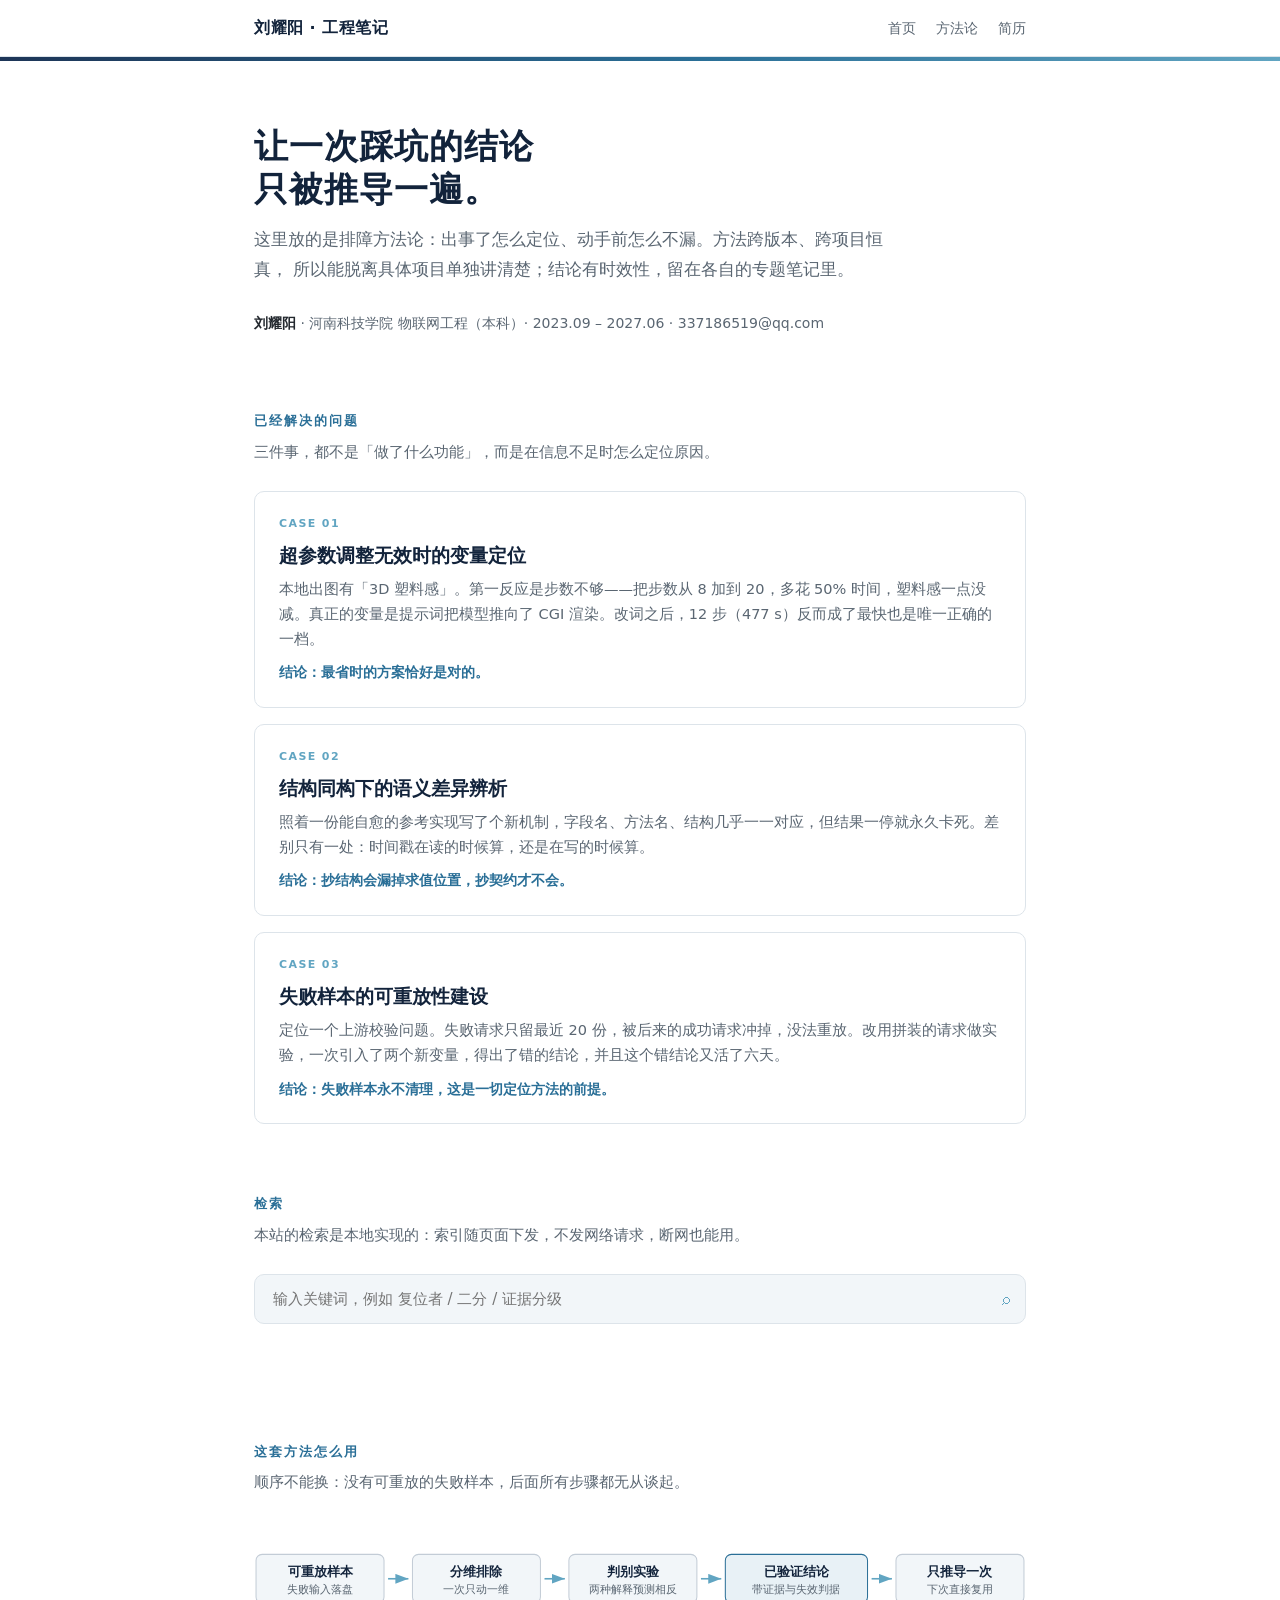
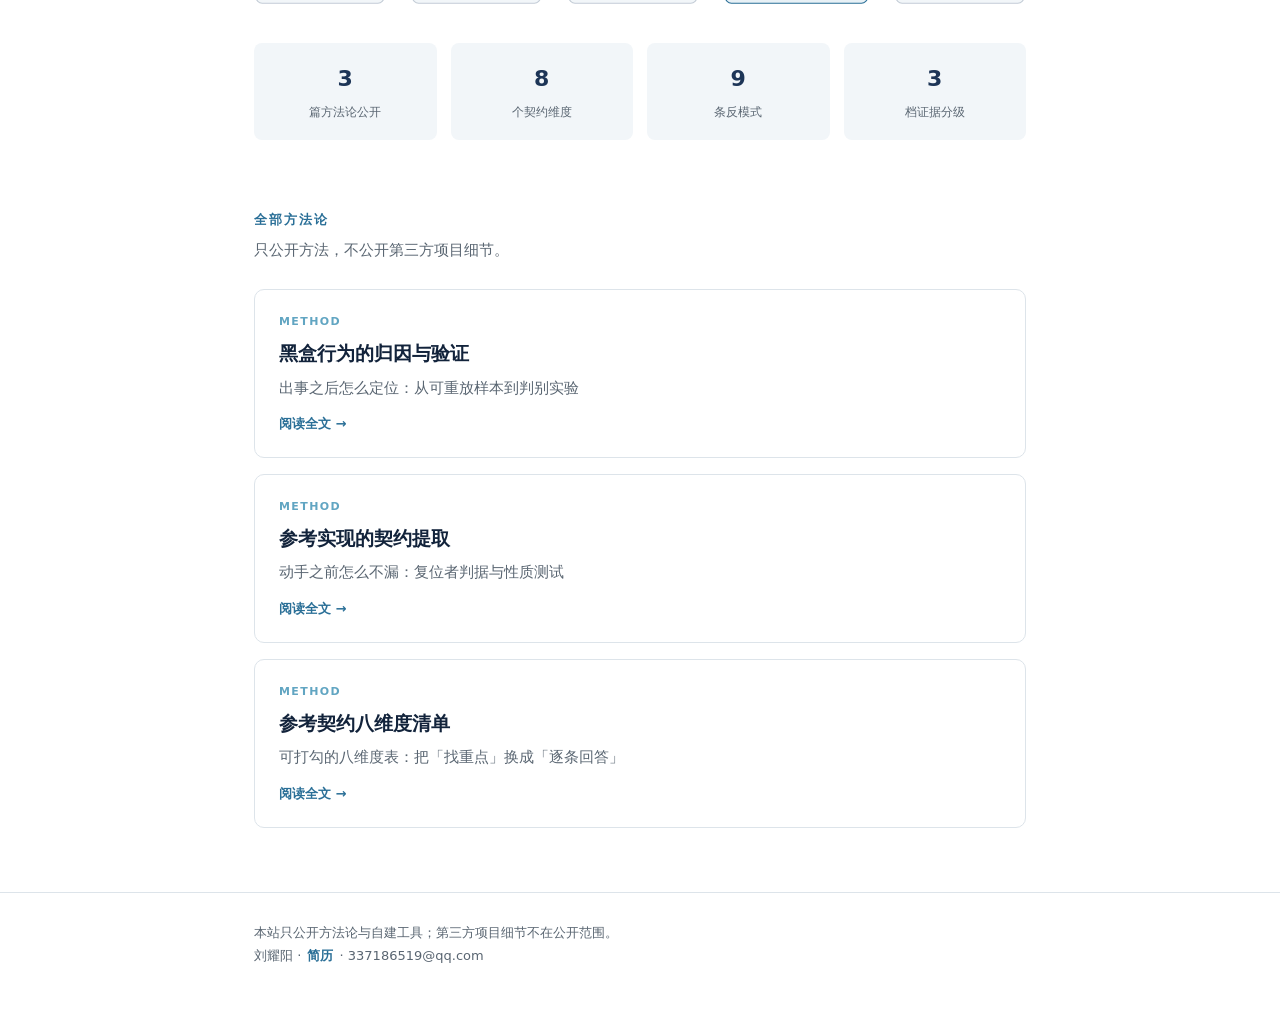
<file: index.html>
<!DOCTYPE html>
<html lang="zh-CN">
<head>
<meta charset="utf-8">
<meta name="viewport" content="width=device-width,initial-scale=1">
<title>刘耀阳 · 工程笔记</title>
<meta name="description" content="刘耀阳 · 排障方法论：把故障定位、参考实现契约提取沉淀成可复用的方法">
<link rel="stylesheet" href="assets/style.css">
</head>
<body>
<header class="bar"><div class="wrap"><a class="brand" href="index.html" style="border:none">刘耀阳 · 工程笔记</a><nav><a href="index.html">首页</a><a href="notes.html">方法论</a><a href="resume.html">简历</a></nav></div></header>

<div class="hero"><div class="wrap">
  <h1>让一次踩坑的结论<br>只被推导一遍。</h1>
  <div class="sub">这里放的是排障方法论：出事了怎么定位、动手前怎么不漏。方法跨版本、跨项目恒真，
  所以能脱离具体项目单独讲清楚；结论有时效性，留在各自的专题笔记里。</div>
  <div class="who"><b>刘耀阳</b> · 河南科技学院 物联网工程（本科）· 2023.09 – 2027.06 · 337186519@qq.com</div>
</div></div>

<section><div class="wrap">
  <h2 class="sec">已经解决的问题</h2>
  <div class="lead">三件事，都不是「做了什么功能」，而是在信息不足时怎么定位原因。</div>
  <div class="cards"><a class="card" href="notes.html"><div class="tag">CASE 01</div><h3>超参数调整无效时的变量定位</h3><p>本地出图有「3D 塑料感」。第一反应是步数不够——把步数从 8 加到 20，多花 50% 时间，塑料感一点没减。真正的变量是提示词把模型推向了 CGI 渲染。改词之后，12 步（477 s）反而成了最快也是唯一正确的一档。</p><p style="margin-top:10px;color:#2a6f97;font-weight:600;font-size:14px">结论：最省时的方案恰好是对的。</p></a><a class="card" href="notes.html"><div class="tag">CASE 02</div><h3>结构同构下的语义差异辨析</h3><p>照着一份能自愈的参考实现写了个新机制，字段名、方法名、结构几乎一一对应，但结果一停就永久卡死。差别只有一处：时间戳在读的时候算，还是在写的时候算。</p><p style="margin-top:10px;color:#2a6f97;font-weight:600;font-size:14px">结论：抄结构会漏掉求值位置，抄契约才不会。</p></a><a class="card" href="notes.html"><div class="tag">CASE 03</div><h3>失败样本的可重放性建设</h3><p>定位一个上游校验问题。失败请求只留最近 20 份，被后来的成功请求冲掉，没法重放。改用拼装的请求做实验，一次引入了两个新变量，得出了错的结论，并且这个错结论又活了六天。</p><p style="margin-top:10px;color:#2a6f97;font-weight:600;font-size:14px">结论：失败样本永不清理，这是一切定位方法的前提。</p></a></div>
</div></section>

<section><div class="wrap">
  <h2 class="sec">检索</h2>
  <div class="lead">本站的检索是本地实现的：索引随页面下发，不发网络请求，断网也能用。</div>
  <div class="searchbox">
    <input id="q" type="search" placeholder="输入关键词，例如 复位者 / 二分 / 证据分级" autocomplete="off">
    <span class="ico">⌕</span>
  </div>
  <div class="hits" id="cnt"></div>
  <div id="hits"></div>
</div></section>

<section><div class="wrap">
  <h2 class="sec">这套方法怎么用</h2>
  <div class="lead">顺序不能换：没有可重放的失败样本，后面所有步骤都无从谈起。</div>
  
<svg class="pipe" viewBox="0 0 760 96" width="100%" xmlns="http://www.w3.org/2000/svg" role="img" aria-label="方法论使用流程">
  <defs><marker id="ar" markerWidth="9" markerHeight="9" refX="8" refY="3" orient="auto">
    <path d="M0,0 L0,6 L8,3 z" fill="#61a5c2"/></marker></defs>
  <g font-family="Microsoft YaHei,sans-serif" font-size="12.5" text-anchor="middle">
    <rect x="2" y="24" width="126" height="48" rx="6" fill="#f2f6f9" stroke="#c3ccd6"/>
    <text x="65" y="45" fill="#12233b" font-weight="700">可重放样本</text><text x="65" y="62" fill="#5a6672" font-size="11">失败输入落盘</text>
    <line x1="132" y1="48" x2="152" y2="48" stroke="#61a5c2" stroke-width="1.6" marker-end="url(#ar)"/>
    <rect x="156" y="24" width="126" height="48" rx="6" fill="#f2f6f9" stroke="#c3ccd6"/>
    <text x="219" y="45" fill="#12233b" font-weight="700">分维排除</text><text x="219" y="62" fill="#5a6672" font-size="11">一次只动一维</text>
    <line x1="286" y1="48" x2="306" y2="48" stroke="#61a5c2" stroke-width="1.6" marker-end="url(#ar)"/>
    <rect x="310" y="24" width="126" height="48" rx="6" fill="#f2f6f9" stroke="#c3ccd6"/>
    <text x="373" y="45" fill="#12233b" font-weight="700">判别实验</text><text x="373" y="62" fill="#5a6672" font-size="11">两种解释预测相反</text>
    <line x1="440" y1="48" x2="460" y2="48" stroke="#61a5c2" stroke-width="1.6" marker-end="url(#ar)"/>
    <rect x="464" y="24" width="140" height="48" rx="6" fill="#e8f1f6" stroke="#2a6f97"/>
    <text x="534" y="45" fill="#12233b" font-weight="700">已验证结论</text><text x="534" y="62" fill="#5a6672" font-size="11">带证据与失效判据</text>
    <line x1="608" y1="48" x2="628" y2="48" stroke="#61a5c2" stroke-width="1.6" marker-end="url(#ar)"/>
    <rect x="632" y="24" width="126" height="48" rx="6" fill="#f2f6f9" stroke="#c3ccd6"/>
    <text x="695" y="45" fill="#12233b" font-weight="700">只推导一次</text><text x="695" y="62" fill="#5a6672" font-size="11">下次直接复用</text>
  </g>
</svg>
  <div class="stats">
    <div class="stat"><div class="n">3</div><div class="l">篇方法论公开</div></div>
    <div class="stat"><div class="n">8</div><div class="l">个契约维度</div></div>
    <div class="stat"><div class="n">9</div><div class="l">条反模式</div></div>
    <div class="stat"><div class="n">3</div><div class="l">档证据分级</div></div>
  </div>
</div></section>

<section><div class="wrap">
  <h2 class="sec">全部方法论</h2>
  <div class="lead">只公开方法，不公开第三方项目细节。</div>
  <div class="cards"><a class="card" href="notes/heihe.html"><div class="tag">METHOD</div><h3>黑盒行为的归因与验证</h3><p>出事之后怎么定位：从可重放样本到判别实验</p><div class="more">阅读全文 →</div></a><a class="card" href="notes/qiyue.html"><div class="tag">METHOD</div><h3>参考实现的契约提取</h3><p>动手之前怎么不漏：复位者判据与性质测试</p><div class="more">阅读全文 →</div></a><a class="card" href="notes/badu.html"><div class="tag">METHOD</div><h3>参考契约八维度清单</h3><p>可打勾的八维度表：把「找重点」换成「逐条回答」</p><div class="more">阅读全文 →</div></a></div>
</div></section>

<footer><div class="wrap">本站只公开方法论与自建工具；第三方项目细节不在公开范围。<br>刘耀阳 · <a class="rl" href="resume.html">简历</a> · 337186519@qq.com</div></footer>
<script src="assets/notes-index.js"></script>
<script src="assets/search.js"></script>
</body>
</html>
</file>
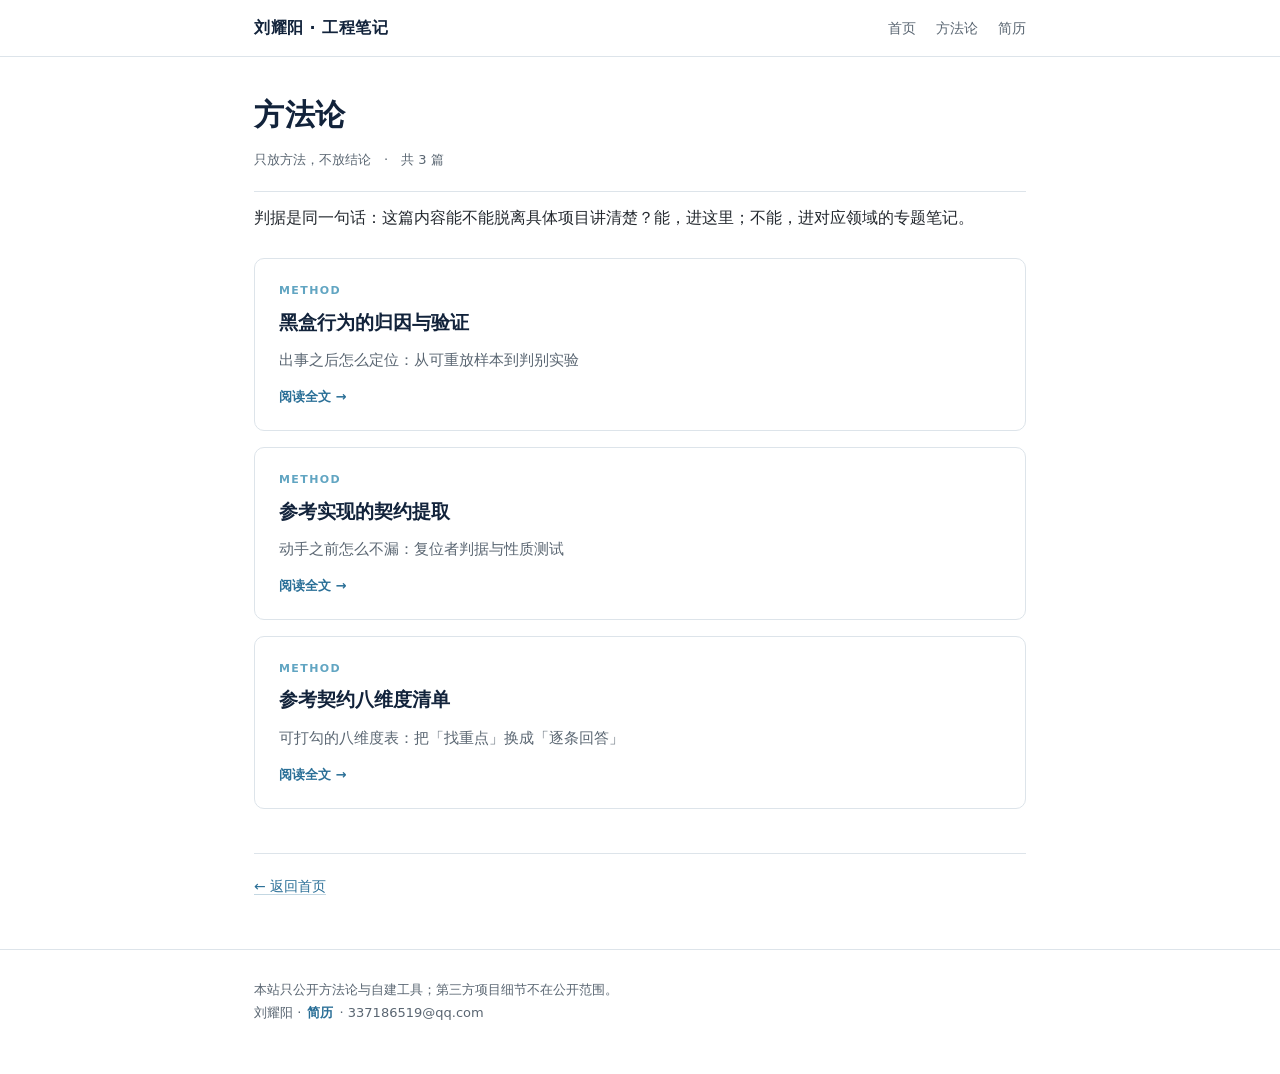
<file: notes.html>
<!DOCTYPE html>
<html lang="zh-CN">
<head>
<meta charset="utf-8">
<meta name="viewport" content="width=device-width,initial-scale=1">
<title>方法论 · 刘耀阳</title>
<meta name="description" content="刘耀阳 · 排障方法论：把故障定位、参考实现契约提取沉淀成可复用的方法">
<link rel="stylesheet" href="assets/style.css">
</head>
<body>
<header class="bar"><div class="wrap"><a class="brand" href="index.html" style="border:none">刘耀阳 · 工程笔记</a><nav><a href="index.html">首页</a><a href="notes.html">方法论</a><a href="resume.html">简历</a></nav></div></header>
<article><div class="wrap"><h1>方法论</h1>
<div class="meta">只放方法，不放结论　·　共 3 篇</div>
<p>判据是同一句话：这篇内容能不能脱离具体项目讲清楚？能，进这里；不能，进对应领域的专题笔记。</p>
<div class="cards" style="margin-top:26px"><a class="card" href="notes/heihe.html"><div class="tag">METHOD</div><h3>黑盒行为的归因与验证</h3><p>出事之后怎么定位：从可重放样本到判别实验</p><div class="more">阅读全文 →</div></a><a class="card" href="notes/qiyue.html"><div class="tag">METHOD</div><h3>参考实现的契约提取</h3><p>动手之前怎么不漏：复位者判据与性质测试</p><div class="more">阅读全文 →</div></a><a class="card" href="notes/badu.html"><div class="tag">METHOD</div><h3>参考契约八维度清单</h3><p>可打勾的八维度表：把「找重点」换成「逐条回答」</p><div class="more">阅读全文 →</div></a></div>
<div class="backlink"><a href="index.html">← 返回首页</a></div>
</div></article>
<footer><div class="wrap">本站只公开方法论与自建工具；第三方项目细节不在公开范围。<br>刘耀阳 · <a class="rl" href="resume.html">简历</a> · 337186519@qq.com</div></footer>
</body>
</html>
</file>
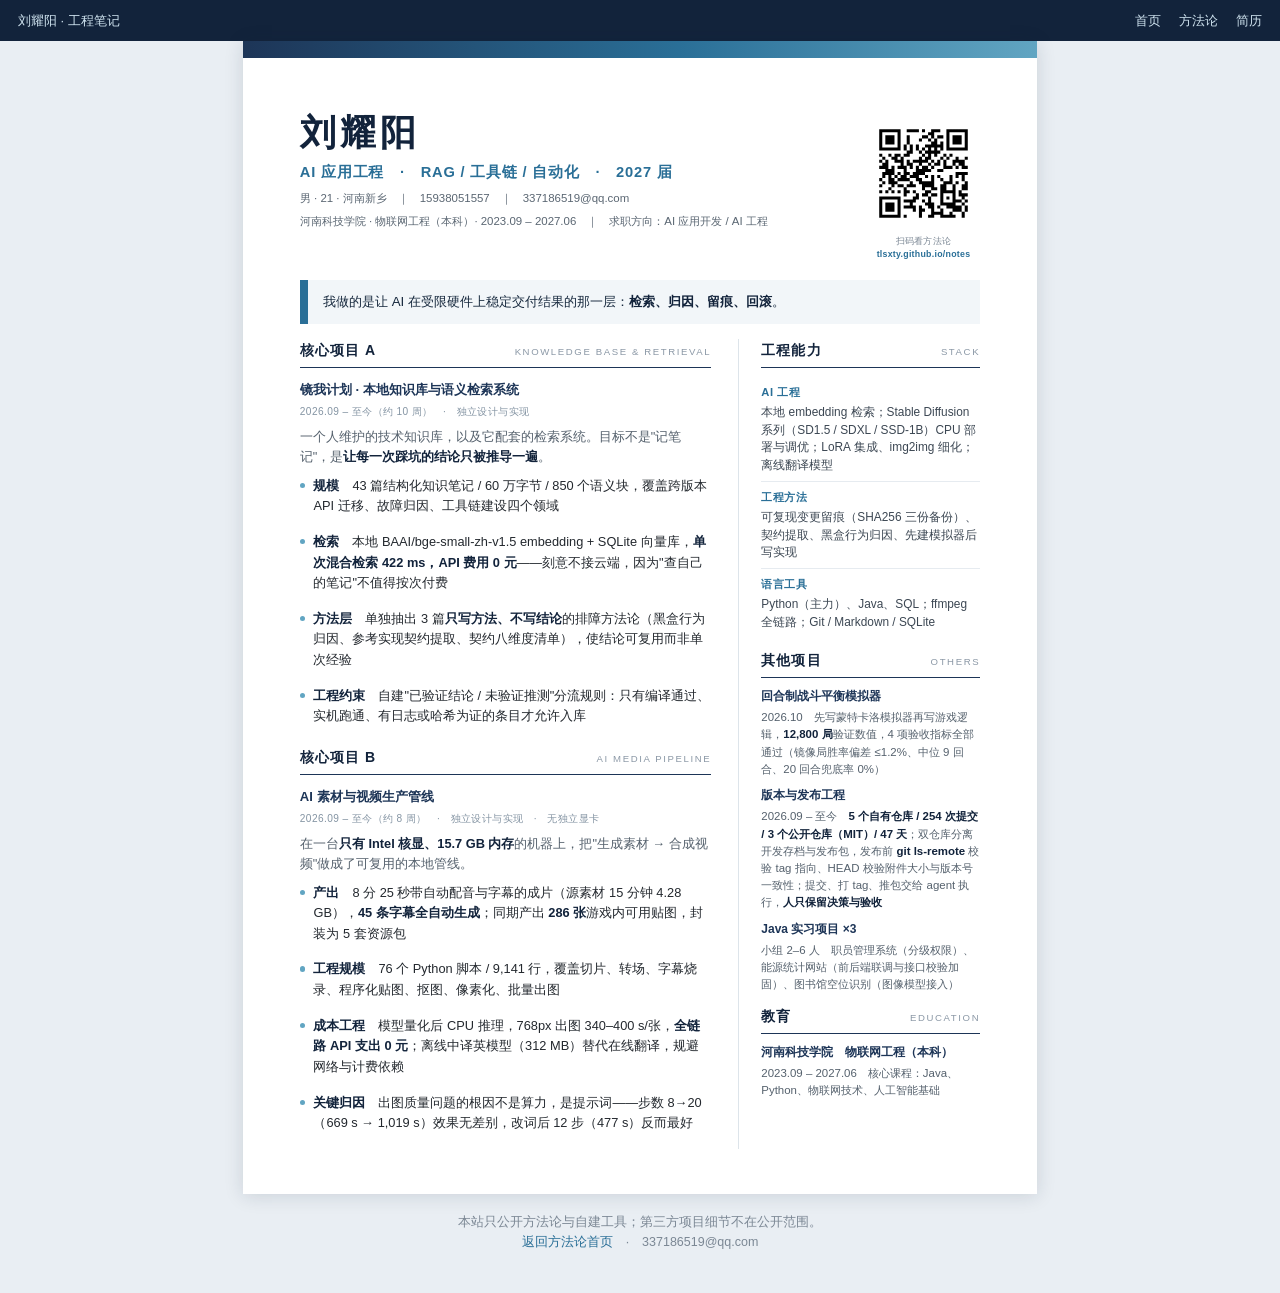
<file: resume.html>
<!DOCTYPE html>
<html lang="zh-CN">
<head>
<meta charset="utf-8">
<meta name="viewport" content="width=device-width,initial-scale=1">
<title>刘耀阳 · 简历（AI 应用工程 / 2027 届）</title>
<meta name="description" content="刘耀阳的简历：AI 应用工程方向，RAG 检索、工具链与自动化。">
<style>
  @page { size: A4; margin: 0; }
  * { margin: 0; padding: 0; box-sizing: border-box; }
  html, body { -webkit-print-color-adjust: exact; print-color-adjust: exact; }
  body {
    font-family: "Microsoft YaHei", "PingFang SC", sans-serif;
    color: #23282e; font-size: 9.6pt; line-height: 1.62;
  }
  .page {
    width: 210mm; height: 297mm; padding: 14mm 15mm 12mm 15mm;
    position: relative; overflow: hidden; background: #fff;
    page-break-after: always;
  }
  .page:last-child { page-break-after: auto; }

  /* 顶部色带 */
  .page::before {
    content: ""; position: absolute; left: 0; top: 0; width: 210mm; height: 4.5mm;
    background: linear-gradient(90deg, #1d3557 0%, #2a6f97 55%, #61a5c2 100%);
  }

  /* ============ 头部 ============ */
  .hero { display: flex; justify-content: space-between; align-items: flex-start; padding-top: 5mm; }
  h1 { font-size: 27pt; letter-spacing: 3pt; color: #12233b; font-weight: 700; line-height: 1.1; }
  .role { font-size: 11pt; color: #2a6f97; font-weight: 700; letter-spacing: .6pt; margin-top: 2.2mm; }
  .meta { font-size: 8.6pt; color: #5a6672; margin-top: 1.2mm; }
  .meta b { color: #23282e; font-weight: 600; }

  .qrwrap { text-align: center; padding-top: 1mm; flex: 0 0 auto; }
  .qrbox { width: 30mm; height: 30mm; display: block; }
  .qrlabel { font-size: 6.6pt; color: #7b8794; margin-top: 1.4mm; letter-spacing: .2pt; line-height: 1.45; }
  .qrlabel b { color: #2a6f97; font-weight: 600; }

  /* ============ 定位句 ============ */
  .tagline {
    margin: 5mm 0 4mm 0; padding: 3mm 4mm;
    background: #f2f6f9; border-left: 2.2mm solid #2a6f97;
    font-size: 10pt; color: #16283d; line-height: 1.62;
  }

  /* ============ 两栏 ============ */
  .grid { display: flex; gap: 7mm; }
  main { width: 63%; }
  main li { margin-bottom: 3.9mm; }
  aside { width: 37%; border-left: .5pt solid #dde4ea; padding-left: 6mm; }
  aside h2 { margin-bottom: 2.4mm; }
  aside h2.sp { margin-top: 3mm; }
  aside .item { margin-bottom: 2.2mm; }
  aside .capitem { padding: 1.6mm 0; }

  h2 {
    font-size: 10.5pt; color: #12233b; letter-spacing: .8pt;
    padding-bottom: 1.4mm; margin-bottom: 3mm; border-bottom: 1.2pt solid #1d3557;
    display: flex; justify-content: space-between; align-items: baseline;
  }
  h2 .en { font-size: 7.2pt; color: #8b98a6; letter-spacing: 1.2pt; font-weight: 400; }
  h2.sp { margin-top: 5mm; }
  h3 { font-size: 9.8pt; color: #1d3557; margin-top: 4mm; margin-bottom: 1mm; }
  h3:first-of-type { margin-top: 0; }
  .when { font-size: 7.6pt; color: #8494a3; font-weight: 400; letter-spacing: .3pt; display: block; margin-top: .8mm; margin-bottom: 1.6mm; }

  ul { list-style: none; }
  li { position: relative; padding-left: 3.6mm; margin-bottom: 2.6mm; }
  li::before {
    content: ""; position: absolute; left: 0; top: 1.85mm;
    width: 1.4mm; height: 1.4mm; background: #61a5c2; border-radius: 50%;
  }
  b, strong { color: #12233b; font-weight: 600; }

  /* ============ 能力表（上下堆叠，避免窄列断行） ============ */
  .cap { width: 100%; font-size: 8.9pt; }
  .capitem { padding: 2.1mm 0; border-bottom: .4pt solid #e6ebf0; }
  .capitem:last-child { border-bottom: none; }
  .capitem .k { color: #2a6f97; font-weight: 700; font-size: 8.4pt; letter-spacing: .4pt; margin-bottom: .7mm; }
  .capitem .v { color: #3c4753; line-height: 1.5; }

  /* ============ 其他项目 ============ */
  .item { margin-bottom: 3.4mm; }
  .item .t { font-size: 9pt; font-weight: 700; color: #1d3557; }
  .item .d { font-size: 8.6pt; color: #55616d; margin-top: .7mm; line-height: 1.5; }

  /* ============ 案例 ============ */
  .case { margin-bottom: 7mm; }
  .case-bar { display: flex; align-items: baseline; gap: 3mm; margin-bottom: 2.5mm; }
  .case-no {
    font-size: 7.4pt; font-weight: 700; color: #fff; background: #1d3557;
    padding: .6mm 2mm; border-radius: 1mm; letter-spacing: .6pt;
  }
  .case-t { font-size: 10.4pt; font-weight: 700; color: #12233b; }
  .step { font-size: 8.4pt; color: #2a6f97; font-weight: 700; letter-spacing: .5pt; margin: 2.2mm 0 .8mm 0; }
  table.exp { border-collapse: collapse; width: 100%; font-size: 8.4pt; margin: 2mm 0 2.5mm 0; }
  table.exp th {
    background: #1d3557; color: #fff; font-weight: 600; font-size: 8pt;
    padding: 1.6mm 2mm; text-align: left;
  }
  table.exp td { padding: 1.5mm 2mm; border-bottom: .4pt solid #e6ebf0; }
  table.exp tr.best td { background: #f0f7f2; font-weight: 700; }
  table.exp td.num { text-align: right; font-variant-numeric: tabular-nums; }

  .concl {
    background: #f2f6f9; border-left: 2mm solid #2a6f97; padding: 2.4mm 3mm;
    font-size: 8.8pt; margin-top: 2mm;
  }

  .diagram { margin: 3mm 0 4mm 0; }
  .footnote {
    position: absolute; left: 15mm; right: 15mm; bottom: 9mm;
    border-top: .5pt solid #dde4ea; padding-top: 2.5mm;
    font-size: 7.8pt; color: #8494a3; display: flex; justify-content: space-between; align-items: center;
  }
  .footnote .lk { color: #2a6f97; font-weight: 600; }

  /* ============ 在线浏览适配（不影响打印） ============ */
  @media screen {
    body { background: #e9eef3; padding: 0; }
    .page {
      width: 100%; max-width: 210mm; height: auto; min-height: 0;
      overflow: visible; margin: 0 auto; box-shadow: 0 2px 18px rgba(18,35,59,.14);
    }
  }
  /* 注意：@media 不能嵌套在 @media 里，以下响应式必须写在顶层 */
  @media screen and (max-width: 720px) {
    .page { padding: 12mm 6mm 10mm 6mm; }
    .grid { display: block; }
    main { width: 100%; }
    aside {
      width: 100%; border-left: none; border-top: .5pt solid #dde4ea;
      padding-left: 0; padding-top: 5mm; margin-top: 4mm;
    }
    .hero { flex-wrap: wrap; }
    h1 { font-size: 23pt; }
    .tagline { font-size: 9.4pt; }
    .qrwrap { margin-left: 0; margin-top: 6mm; }
  }
  .sitebar {
    background: #12233b; color: #fff; font-size: 13px;
    display: flex; align-items: center; justify-content: space-between;
    padding: 10px 18px;
  }
  .sitebar a { color: #cfe3ef; text-decoration: none; border: none; white-space: nowrap; }
  .sitebar a:hover { color: #fff; }
  .sitebar .l a { margin-left: 18px; }
  @media (max-width: 620px) {
    .sitebar { display: block; padding: 8px 12px; font-size: 12.5px; line-height: 1.9; }
    .sitebar .l { display: block; }
    .sitebar .l a { margin: 0 16px 0 0; }
  }
  .sitefoot {
    max-width: 210mm; margin: 0 auto; padding: 18px 6mm 40px;
    font-size: 12.5px; color: #7b8794; text-align: center;
  }
  .sitefoot a { color: #2a6f97; text-decoration: none; }
</style>
</head>
<body>
<div class="sitebar">
  <span><a href="index.html">刘耀阳 · 工程笔记</a></span>
  <span class="l"><a href="index.html">首页</a><a href="notes.html">方法论</a><a href="resume.html">简历</a></span>
</div><div class="page">
  <div class="hero">
    <div>
      <h1>刘耀阳</h1>
      <div class="role">AI 应用工程　·　RAG / 工具链 / 自动化　·　2027 届</div>
      <div class="meta">男 · 21 · 河南新乡　｜　15938051557　｜　337186519@qq.com</div>
      <div class="meta">河南科技学院 · 物联网工程（本科）· 2023.09 – 2027.06　｜　求职方向：AI 应用开发 / AI 工程</div>
    </div>
    <div class="qrwrap">
      <img class="qrbox" src="qr.svg" alt="扫码打开方法论主页">
      <div class="qrlabel">扫码看方法论<br><b>tlsxty.github.io/notes</b></div>
    </div>
  </div>

  <div class="tagline">我做的是让 AI 在受限硬件上稳定交付结果的那一层：<b>检索、归因、留痕、回滚</b>。</div>

  <div class="grid">
    <main>
      <section>
        <h2>核心项目 A<span class="en">KNOWLEDGE BASE &amp; RETRIEVAL</span></h2>
        <h3>镜我计划 · 本地知识库与语义检索系统</h3>
        <span class="when">2026.09 – 至今（约 10 周）　·　独立设计与实现</span>
        <p style="color:#55616d;margin-bottom:2mm;">一个人维护的技术知识库，以及它配套的检索系统。目标不是"记笔记"，是<b>让每一次踩坑的结论只被推导一遍</b>。</p>
        <ul>
          <li><b>规模</b>　43 篇结构化知识笔记 / 60 万字节 / 850 个语义块，覆盖跨版本 API 迁移、故障归因、工具链建设四个领域</li>
          <li><b>检索</b>　本地 BAAI/bge-small-zh-v1.5 embedding + SQLite 向量库，<b>单次混合检索 422 ms，API 费用 0 元</b>——刻意不接云端，因为"查自己的笔记"不值得按次付费</li>
          <li><b>方法层</b>　单独抽出 3 篇<b>只写方法、不写结论</b>的排障方法论（黑盒行为归因、参考实现契约提取、契约八维度清单），使结论可复用而非单次经验</li>
          <li><b>工程约束</b>　自建"已验证结论 / 未验证推测"分流规则：只有编译通过、实机跑通、有日志或哈希为证的条目才允许入库</li>
        </ul>
      </section>

      <section>
        <h2 class="sp">核心项目 B<span class="en">AI MEDIA PIPELINE</span></h2>
        <h3>AI 素材与视频生产管线</h3>
        <span class="when">2026.09 – 至今（约 8 周）　·　独立设计与实现　·　无独立显卡</span>
        <p style="color:#55616d;margin-bottom:2mm;">在一台<b>只有 Intel 核显、15.7 GB 内存</b>的机器上，把"生成素材 → 合成视频"做成了可复用的本地管线。</p>
        <ul>
          <li><b>产出</b>　8 分 25 秒带自动配音与字幕的成片（源素材 15 分钟 4.28 GB），<b>45 条字幕全自动生成</b>；同期产出 <b>286 张</b>游戏内可用贴图，封装为 5 套资源包</li>
          <li><b>工程规模</b>　76 个 Python 脚本 / 9,141 行，覆盖切片、转场、字幕烧录、程序化贴图、抠图、像素化、批量出图</li>
          <li><b>成本工程</b>　模型量化后 CPU 推理，768px 出图 340–400 s/张，<b>全链路 API 支出 0 元</b>；离线中译英模型（312 MB）替代在线翻译，规避网络与计费依赖</li>
          <li><b>关键归因</b>　出图质量问题的根因不是算力，是提示词——步数 8→20（669 s → 1,019 s）效果无差别，改词后 12 步（477 s）反而最好</li>
        </ul>
      </section>
    </main>

    <aside>
      <h2>工程能力<span class="en">STACK</span></h2>
      <div class="cap">
        <div class="capitem"><div class="k">AI 工程</div><div class="v">本地 embedding 检索；Stable Diffusion 系列（SD1.5 / SDXL / SSD-1B）CPU 部署与调优；LoRA 集成、img2img 细化；离线翻译模型</div></div>
        <div class="capitem"><div class="k">工程方法</div><div class="v">可复现变更留痕（SHA256 三份备份）、契约提取、黑盒行为归因、先建模拟器后写实现</div></div>
        <div class="capitem"><div class="k">语言工具</div><div class="v">Python（主力）、Java、SQL；ffmpeg 全链路；Git / Markdown / SQLite</div></div>
      </div>

      <h2 class="sp">其他项目<span class="en">OTHERS</span></h2>

      <div class="item">
        <div class="t">回合制战斗平衡模拟器</div>
        <div class="d">2026.10　先写蒙特卡洛模拟器再写游戏逻辑，<b>12,800 局</b>验证数值，4 项验收指标全部通过（镜像局胜率偏差 ≤1.2%、中位 9 回合、20 回合兜底率 0%）</div>
      </div>
      <div class="item">
        <div class="t">版本与发布工程</div>
        <div class="d">2026.09 – 至今　<b>5 个自有仓库 / 254 次提交 / 3 个公开仓库（MIT）/ 47 天</b>；双仓库分离开发存档与发布包，发布前 <b>git ls-remote</b> 校验 tag 指向、HEAD 校验附件大小与版本号一致性；提交、打 tag、推包交给 agent 执行，<b>人只保留决策与验收</b></div>
      </div>
      <div class="item">
        <div class="t">Java 实习项目 ×3</div>
        <div class="d">小组 2–6 人　职员管理系统（分级权限）、能源统计网站（前后端联调与接口校验加固）、图书馆空位识别（图像模型接入）</div>
      </div>

      <h2 class="sp">教育<span class="en">EDUCATION</span></h2>
      <div class="item">
        <div class="t">河南科技学院　物联网工程（本科）</div>
        <div class="d">2023.09 – 2027.06　核心课程：Java、Python、物联网技术、人工智能基础</div>
      </div>
    </aside>
  </div>
</div>
<div class="sitefoot">
  本站只公开方法论与自建工具；第三方项目细节不在公开范围。<br>
  <a href="index.html">返回方法论首页</a>　·　337186519@qq.com
</div>
</body>
</html>
</file>
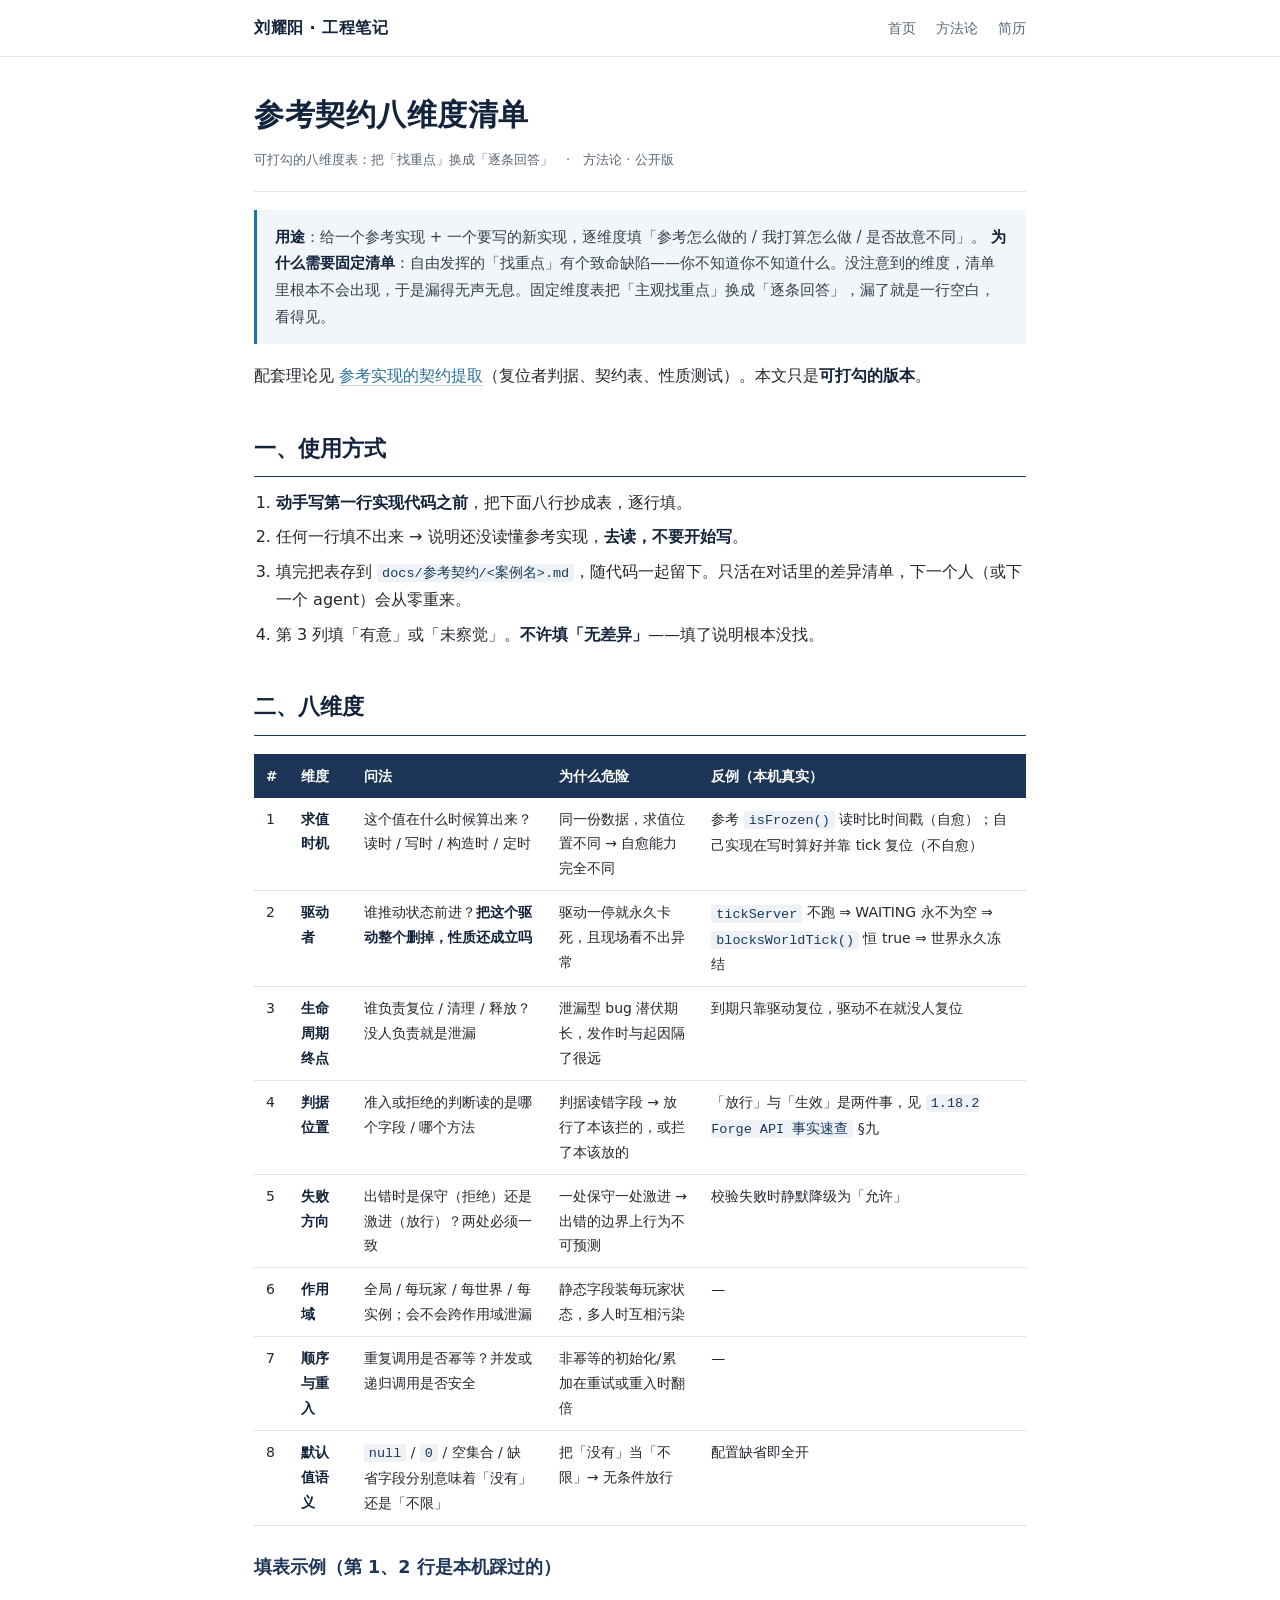
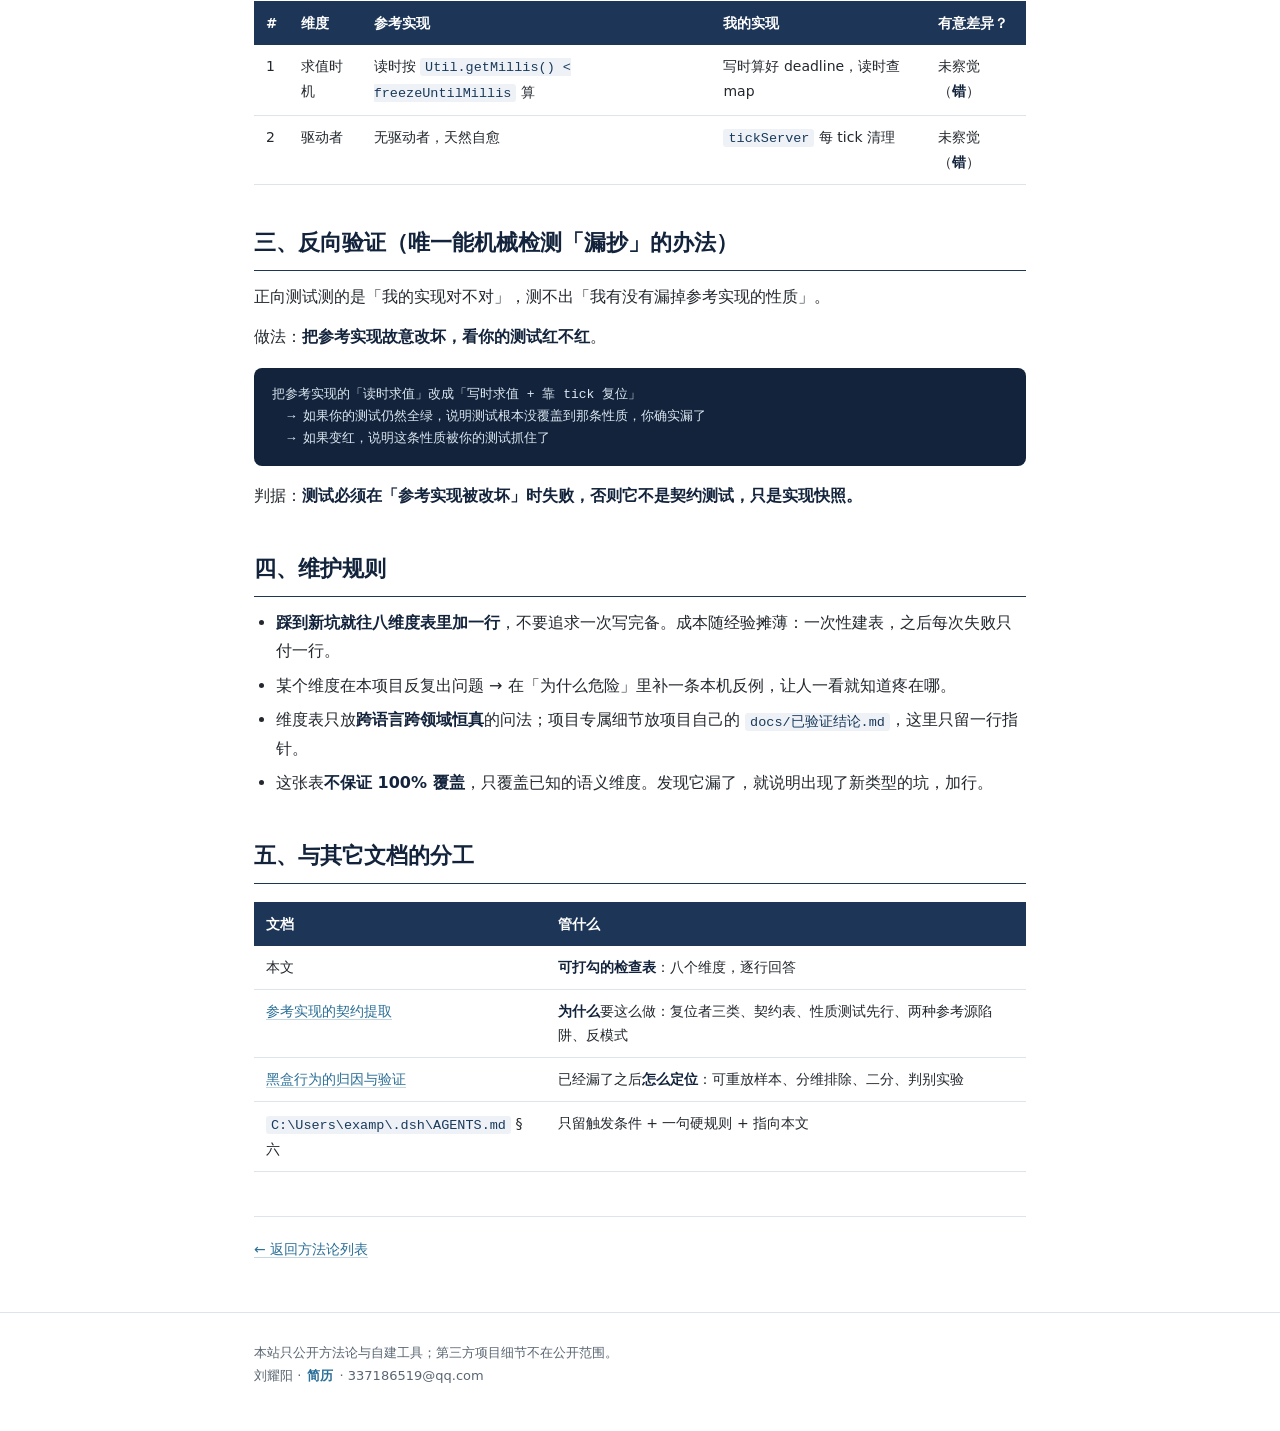
<file: notes/badu.html>
<!DOCTYPE html>
<html lang="zh-CN">
<head>
<meta charset="utf-8">
<meta name="viewport" content="width=device-width,initial-scale=1">
<title>参考契约八维度清单 · 刘耀阳</title>
<meta name="description" content="刘耀阳 · 排障方法论：把故障定位、参考实现契约提取沉淀成可复用的方法">
<link rel="stylesheet" href="../assets/style.css">
</head>
<body>
<header class="bar"><div class="wrap"><a class="brand" href="../index.html" style="border:none">刘耀阳 · 工程笔记</a><nav><a href="../index.html">首页</a><a href="../notes.html">方法论</a><a href="../resume.html">简历</a></nav></div></header>
<article><div class="wrap"><h1>参考契约八维度清单</h1><div class="meta">可打勾的八维度表：把「找重点」换成「逐条回答」　·　方法论 · 公开版</div><blockquote>
<p><strong>用途</strong>：给一个参考实现 + 一个要写的新实现，逐维度填「参考怎么做的 / 我打算怎么做 / 是否故意不同」。
<strong>为什么需要固定清单</strong>：自由发挥的「找重点」有个致命缺陷——你不知道你不知道什么。没注意到的维度，清单里根本不会出现，于是漏得无声无息。固定维度表把「主观找重点」换成「逐条回答」，漏了就是一行空白，看得见。</p>
</blockquote>
<p>配套理论见 <a href="qiyue.html">参考实现的契约提取</a>（复位者判据、契约表、性质测试）。本文只是<strong>可打勾的版本</strong>。</p>
<h2>一、使用方式</h2>
<ol>
<li><strong>动手写第一行实现代码之前</strong>，把下面八行抄成表，逐行填。</li>
<li>任何一行填不出来 → 说明还没读懂参考实现，<strong>去读，不要开始写</strong>。</li>
<li>填完把表存到 <code>docs/参考契约/&lt;案例名&gt;.md</code>，随代码一起留下。只活在对话里的差异清单，下一个人（或下一个 agent）会从零重来。</li>
<li>第 3 列填「有意」或「未察觉」。<strong>不许填「无差异」</strong>——填了说明根本没找。</li>
</ol>
<h2>二、八维度</h2>
<table>
<thead>
<tr>
<th style="text-align: left;">#</th>
<th style="text-align: left;">维度</th>
<th style="text-align: left;">问法</th>
<th style="text-align: left;">为什么危险</th>
<th style="text-align: left;">反例（本机真实）</th>
</tr>
</thead>
<tbody>
<tr>
<td style="text-align: left;">1</td>
<td style="text-align: left;"><strong>求值时机</strong></td>
<td style="text-align: left;">这个值在什么时候算出来？读时 / 写时 / 构造时 / 定时</td>
<td style="text-align: left;">同一份数据，求值位置不同 → 自愈能力完全不同</td>
<td style="text-align: left;">参考 <code>isFrozen()</code> 读时比时间戳（自愈）；自己实现在写时算好并靠 tick 复位（不自愈）</td>
</tr>
<tr>
<td style="text-align: left;">2</td>
<td style="text-align: left;"><strong>驱动者</strong></td>
<td style="text-align: left;">谁推动状态前进？<strong>把这个驱动整个删掉，性质还成立吗</strong></td>
<td style="text-align: left;">驱动一停就永久卡死，且现场看不出异常</td>
<td style="text-align: left;"><code>tickServer</code> 不跑 ⇒ WAITING 永不为空 ⇒ <code>blocksWorldTick()</code> 恒 true ⇒ 世界永久冻结</td>
</tr>
<tr>
<td style="text-align: left;">3</td>
<td style="text-align: left;"><strong>生命周期终点</strong></td>
<td style="text-align: left;">谁负责复位 / 清理 / 释放？没人负责就是泄漏</td>
<td style="text-align: left;">泄漏型 bug 潜伏期长，发作时与起因隔了很远</td>
<td style="text-align: left;">到期只靠驱动复位，驱动不在就没人复位</td>
</tr>
<tr>
<td style="text-align: left;">4</td>
<td style="text-align: left;"><strong>判据位置</strong></td>
<td style="text-align: left;">准入或拒绝的判断读的是哪个字段 / 哪个方法</td>
<td style="text-align: left;">判据读错字段 → 放行了本该拦的，或拦了本该放的</td>
<td style="text-align: left;">「放行」与「生效」是两件事，见 <code>1.18.2 Forge API 事实速查</code> §九</td>
</tr>
<tr>
<td style="text-align: left;">5</td>
<td style="text-align: left;"><strong>失败方向</strong></td>
<td style="text-align: left;">出错时是保守（拒绝）还是激进（放行）？两处必须一致</td>
<td style="text-align: left;">一处保守一处激进 → 出错的边界上行为不可预测</td>
<td style="text-align: left;">校验失败时静默降级为「允许」</td>
</tr>
<tr>
<td style="text-align: left;">6</td>
<td style="text-align: left;"><strong>作用域</strong></td>
<td style="text-align: left;">全局 / 每玩家 / 每世界 / 每实例；会不会跨作用域泄漏</td>
<td style="text-align: left;">静态字段装每玩家状态，多人时互相污染</td>
<td style="text-align: left;">—</td>
</tr>
<tr>
<td style="text-align: left;">7</td>
<td style="text-align: left;"><strong>顺序与重入</strong></td>
<td style="text-align: left;">重复调用是否幂等？并发或递归调用是否安全</td>
<td style="text-align: left;">非幂等的初始化/累加在重试或重入时翻倍</td>
<td style="text-align: left;">—</td>
</tr>
<tr>
<td style="text-align: left;">8</td>
<td style="text-align: left;"><strong>默认值语义</strong></td>
<td style="text-align: left;"><code>null</code> / <code>0</code> / 空集合 / 缺省字段分别意味着「没有」还是「不限」</td>
<td style="text-align: left;">把「没有」当「不限」→ 无条件放行</td>
<td style="text-align: left;">配置缺省即全开</td>
</tr>
</tbody>
</table>
<h3>填表示例（第 1、2 行是本机踩过的）</h3>
<table>
<thead>
<tr>
<th style="text-align: left;">#</th>
<th style="text-align: left;">维度</th>
<th style="text-align: left;">参考实现</th>
<th style="text-align: left;">我的实现</th>
<th style="text-align: left;">有意差异？</th>
</tr>
</thead>
<tbody>
<tr>
<td style="text-align: left;">1</td>
<td style="text-align: left;">求值时机</td>
<td style="text-align: left;">读时按 <code>Util.getMillis() &lt; freezeUntilMillis</code> 算</td>
<td style="text-align: left;">写时算好 deadline，读时查 map</td>
<td style="text-align: left;">未察觉（<strong>错</strong>）</td>
</tr>
<tr>
<td style="text-align: left;">2</td>
<td style="text-align: left;">驱动者</td>
<td style="text-align: left;">无驱动者，天然自愈</td>
<td style="text-align: left;"><code>tickServer</code> 每 tick 清理</td>
<td style="text-align: left;">未察觉（<strong>错</strong>）</td>
</tr>
</tbody>
</table>
<h2>三、反向验证（唯一能机械检测「漏抄」的办法）</h2>
<p>正向测试测的是「我的实现对不对」，测不出「我有没有漏掉参考实现的性质」。</p>
<p>做法：<strong>把参考实现故意改坏，看你的测试红不红</strong>。</p>
<pre><code>把参考实现的「读时求值」改成「写时求值 + 靠 tick 复位」
  → 如果你的测试仍然全绿，说明测试根本没覆盖到那条性质，你确实漏了
  → 如果变红，说明这条性质被你的测试抓住了
</code></pre>
<p>判据：<strong>测试必须在「参考实现被改坏」时失败，否则它不是契约测试，只是实现快照。</strong></p>
<h2>四、维护规则</h2>
<ul>
<li><strong>踩到新坑就往八维度表里加一行</strong>，不要追求一次写完备。成本随经验摊薄：一次性建表，之后每次失败只付一行。</li>
<li>某个维度在本项目反复出问题 → 在「为什么危险」里补一条本机反例，让人一看就知道疼在哪。</li>
<li>维度表只放<strong>跨语言跨领域恒真</strong>的问法；项目专属细节放项目自己的 <code>docs/已验证结论.md</code>，这里只留一行指针。</li>
<li>这张表<strong>不保证 100% 覆盖</strong>，只覆盖已知的语义维度。发现它漏了，就说明出现了新类型的坑，加行。</li>
</ul>
<h2>五、与其它文档的分工</h2>
<table>
<thead>
<tr>
<th style="text-align: left;">文档</th>
<th style="text-align: left;">管什么</th>
</tr>
</thead>
<tbody>
<tr>
<td style="text-align: left;">本文</td>
<td style="text-align: left;"><strong>可打勾的检查表</strong>：八个维度，逐行回答</td>
</tr>
<tr>
<td style="text-align: left;"><a href="qiyue.html">参考实现的契约提取</a></td>
<td style="text-align: left;"><strong>为什么</strong>要这么做：复位者三类、契约表、性质测试先行、两种参考源陷阱、反模式</td>
</tr>
<tr>
<td style="text-align: left;"><a href="heihe.html">黑盒行为的归因与验证</a></td>
<td style="text-align: left;">已经漏了之后<strong>怎么定位</strong>：可重放样本、分维排除、二分、判别实验</td>
</tr>
<tr>
<td style="text-align: left;"><code>C:\Users\examp\.dsh\AGENTS.md</code> §六</td>
<td style="text-align: left;">只留触发条件 + 一句硬规则 + 指向本文</td>
</tr>
</tbody>
</table><div class="backlink"><a href="../notes.html">← 返回方法论列表</a></div></div></article>
<footer><div class="wrap">本站只公开方法论与自建工具；第三方项目细节不在公开范围。<br>刘耀阳 · <a class="rl" href="../resume.html">简历</a> · 337186519@qq.com</div></footer>
</body>
</html>
</file>
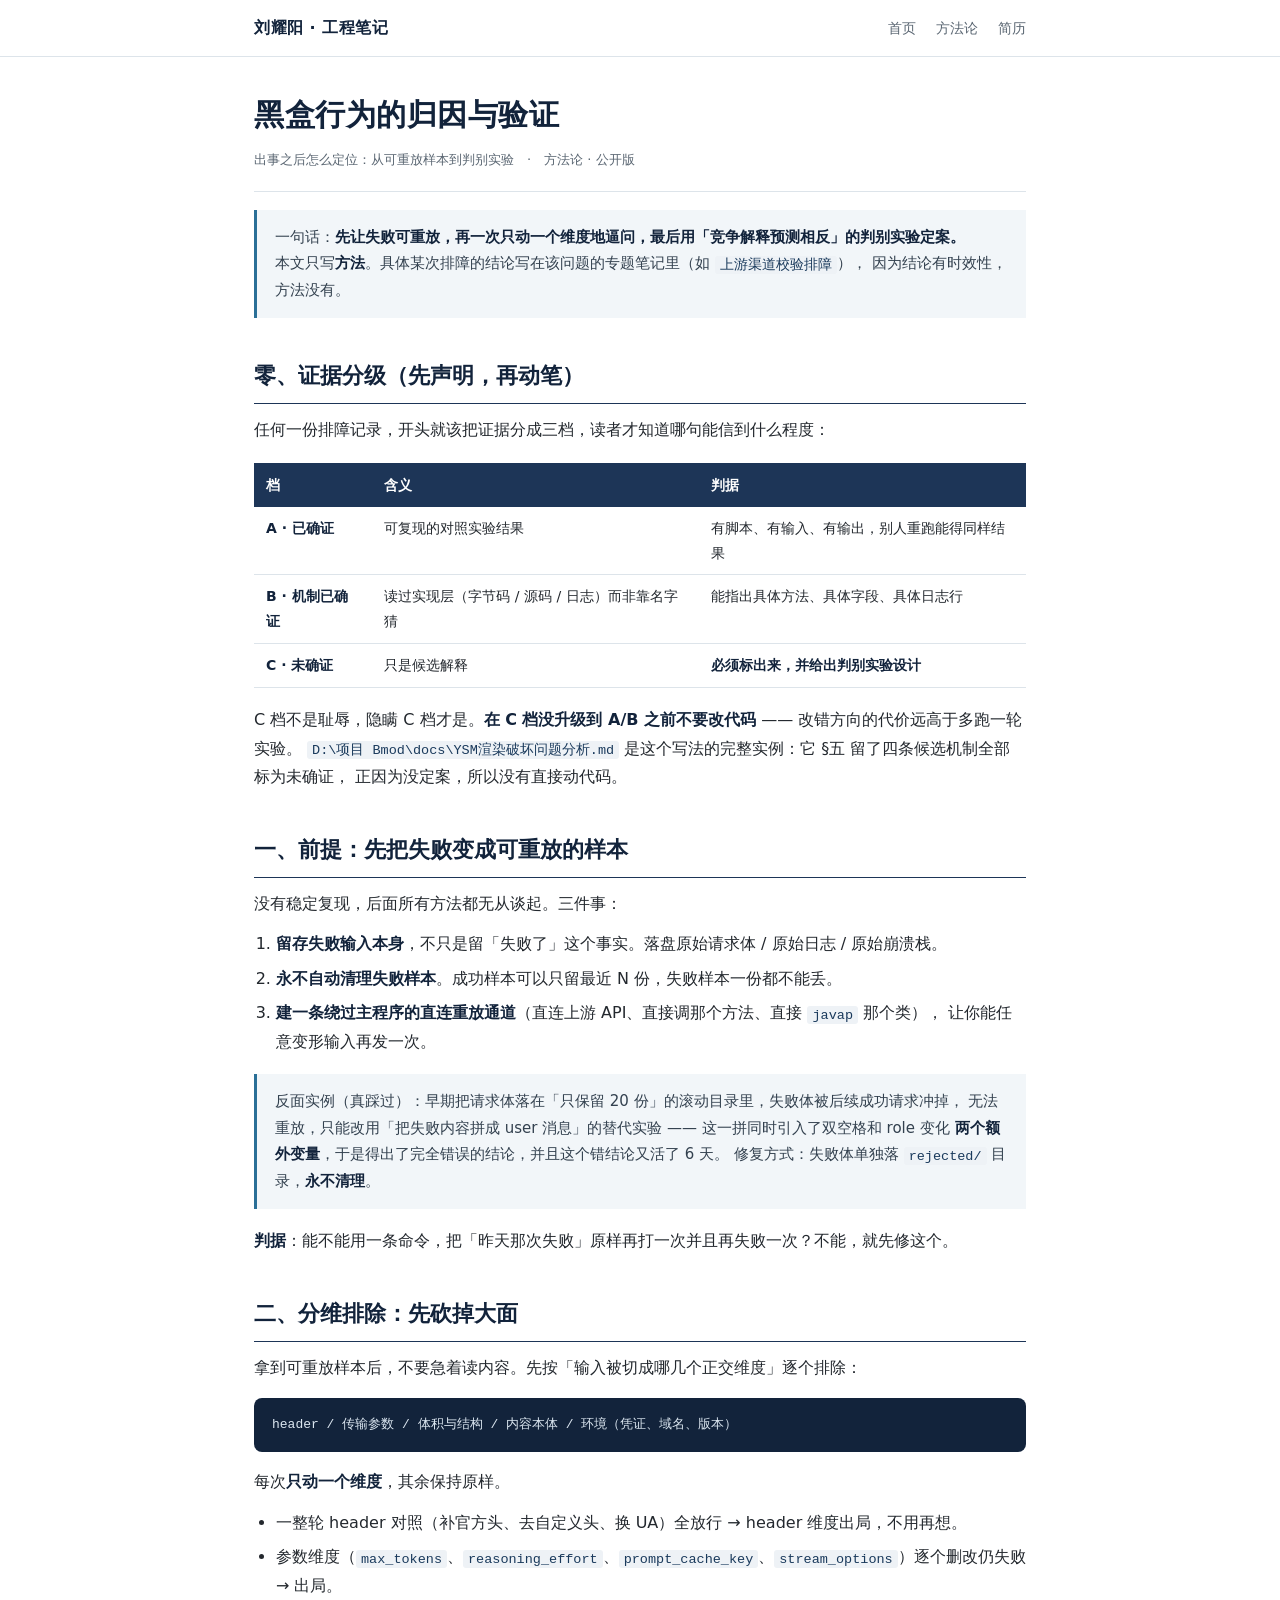
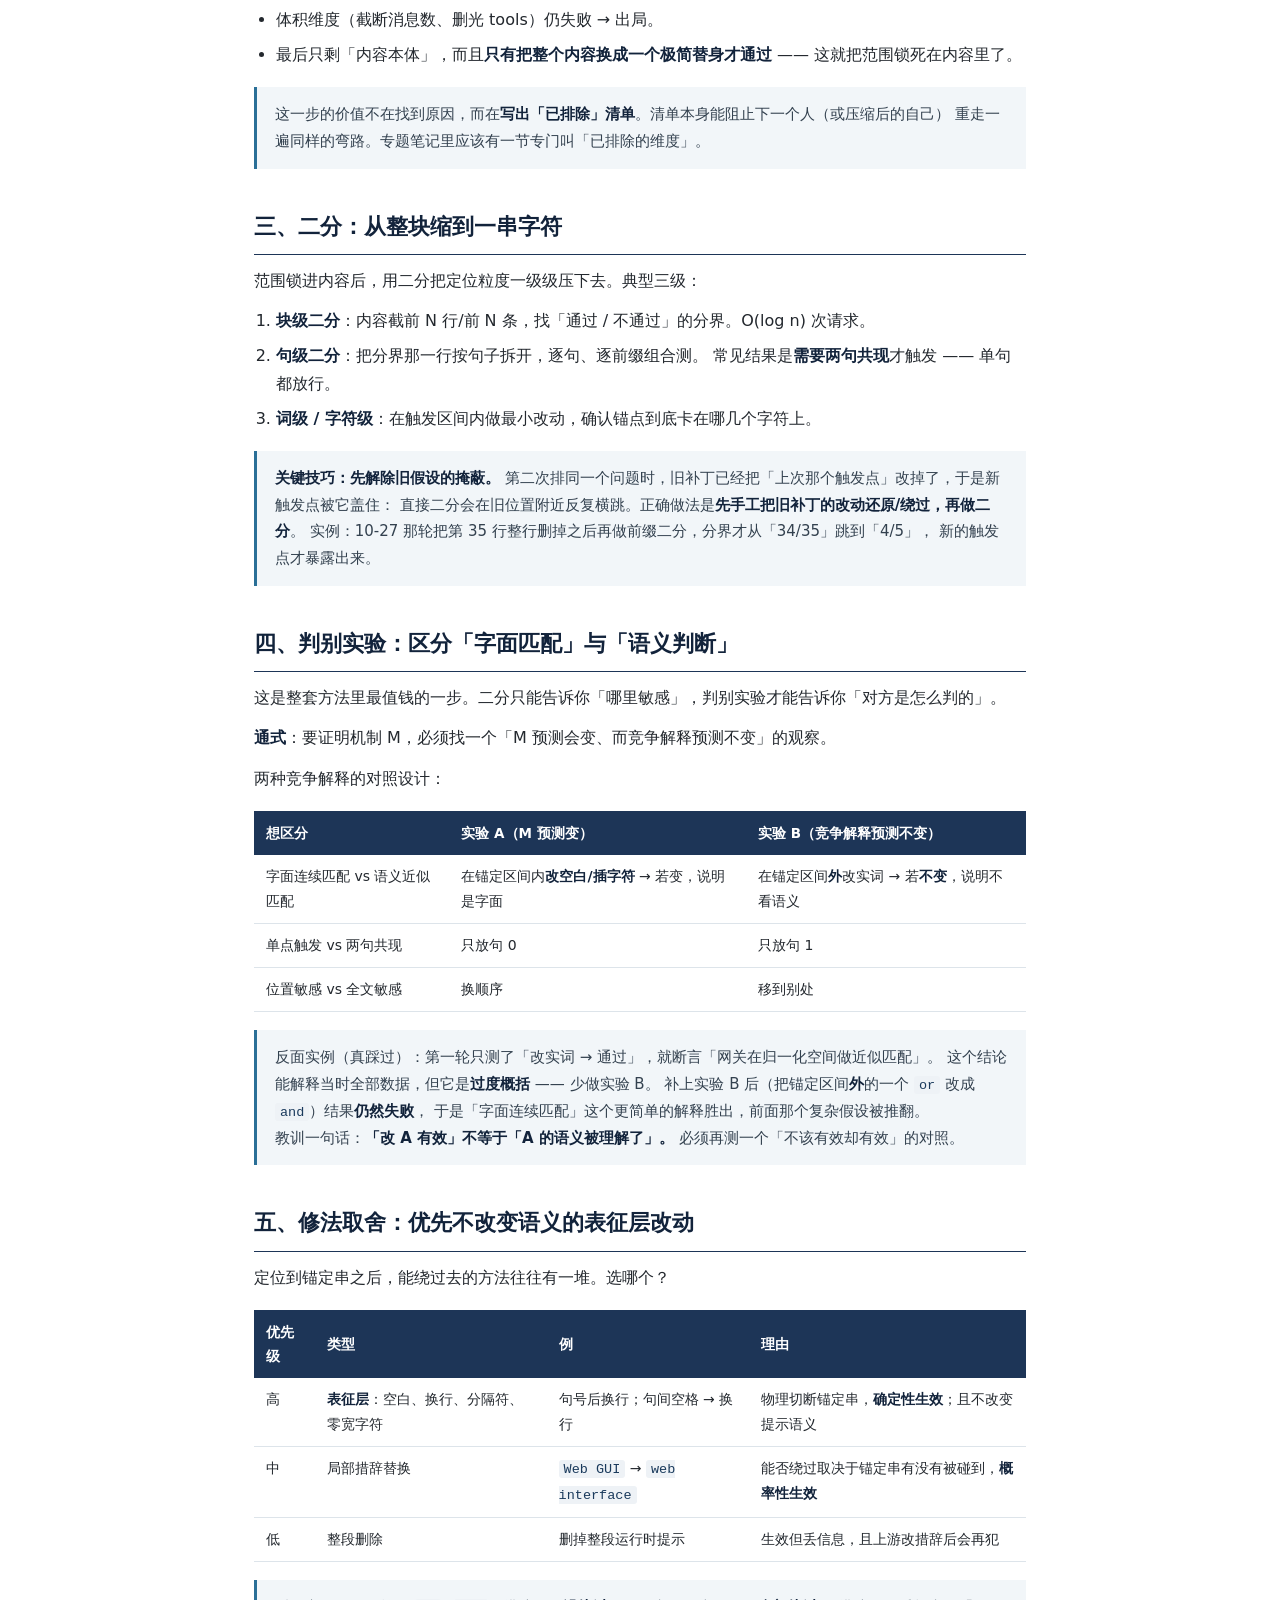
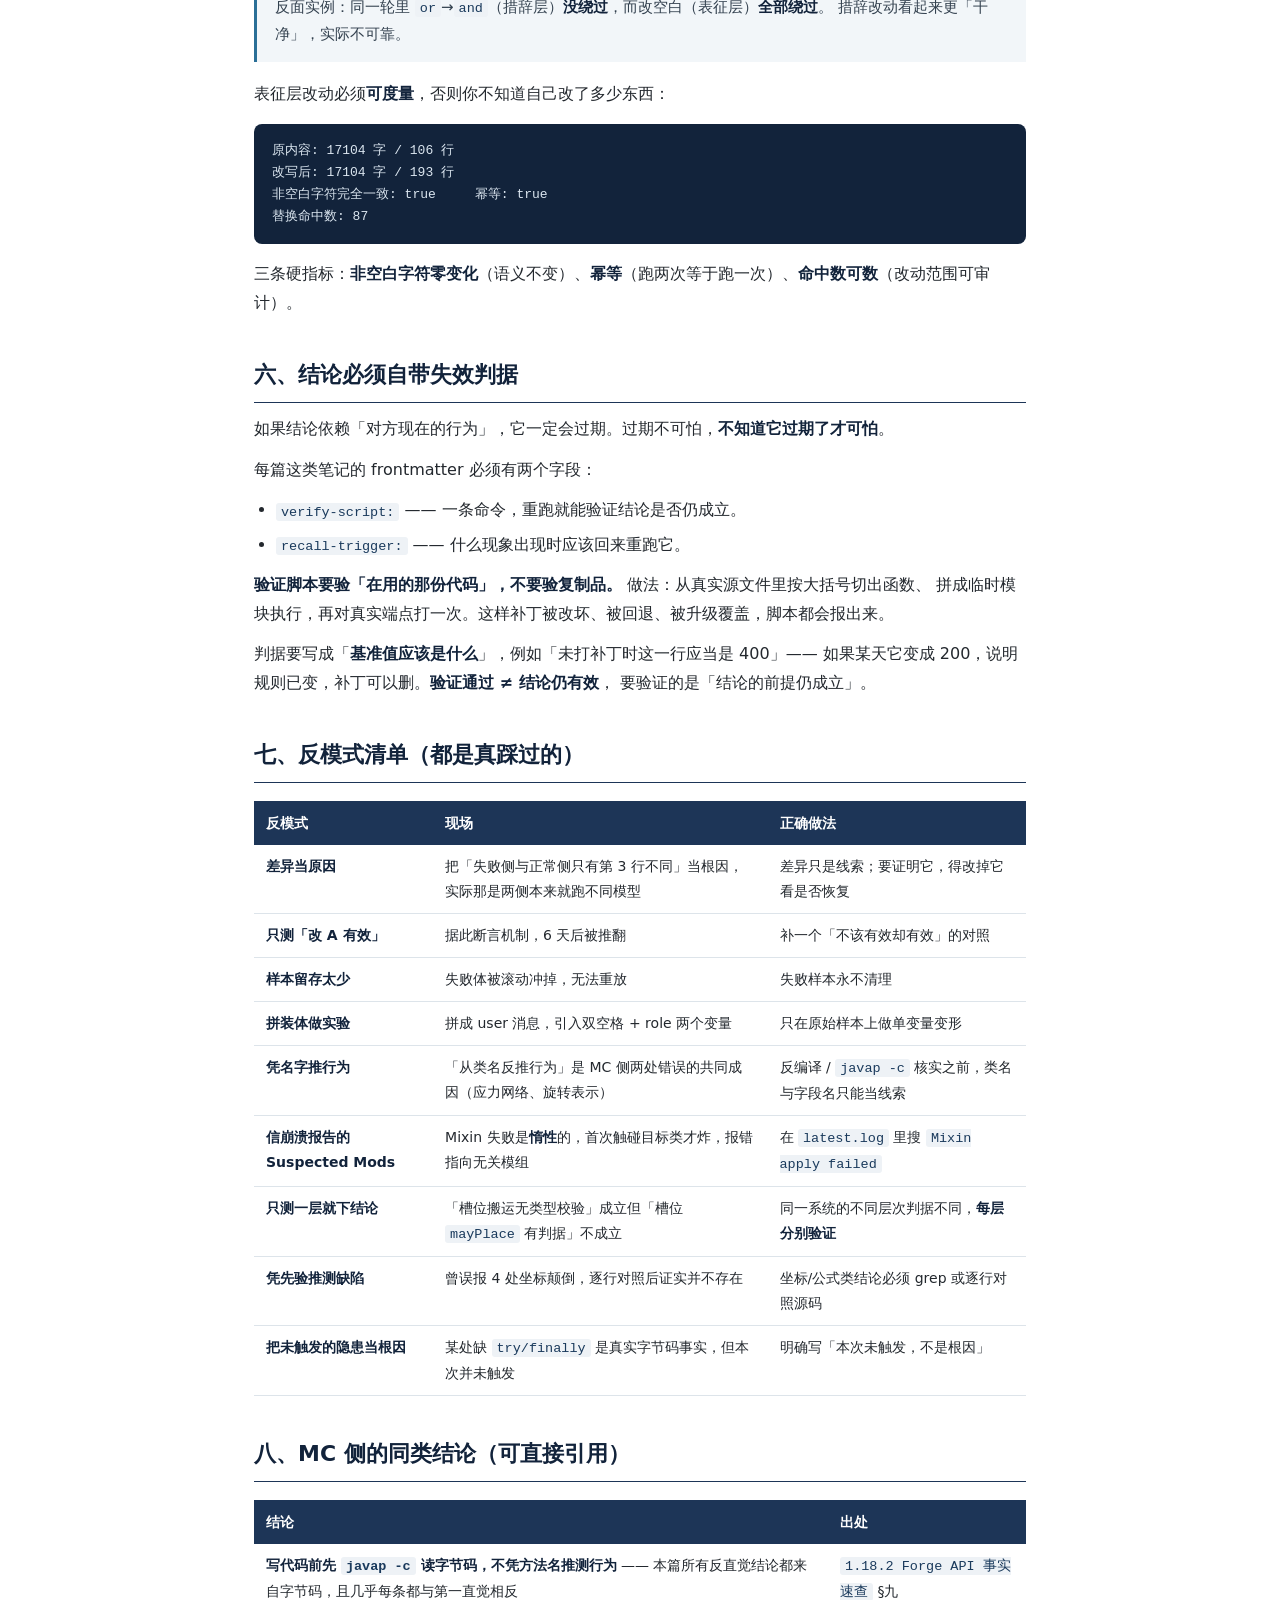
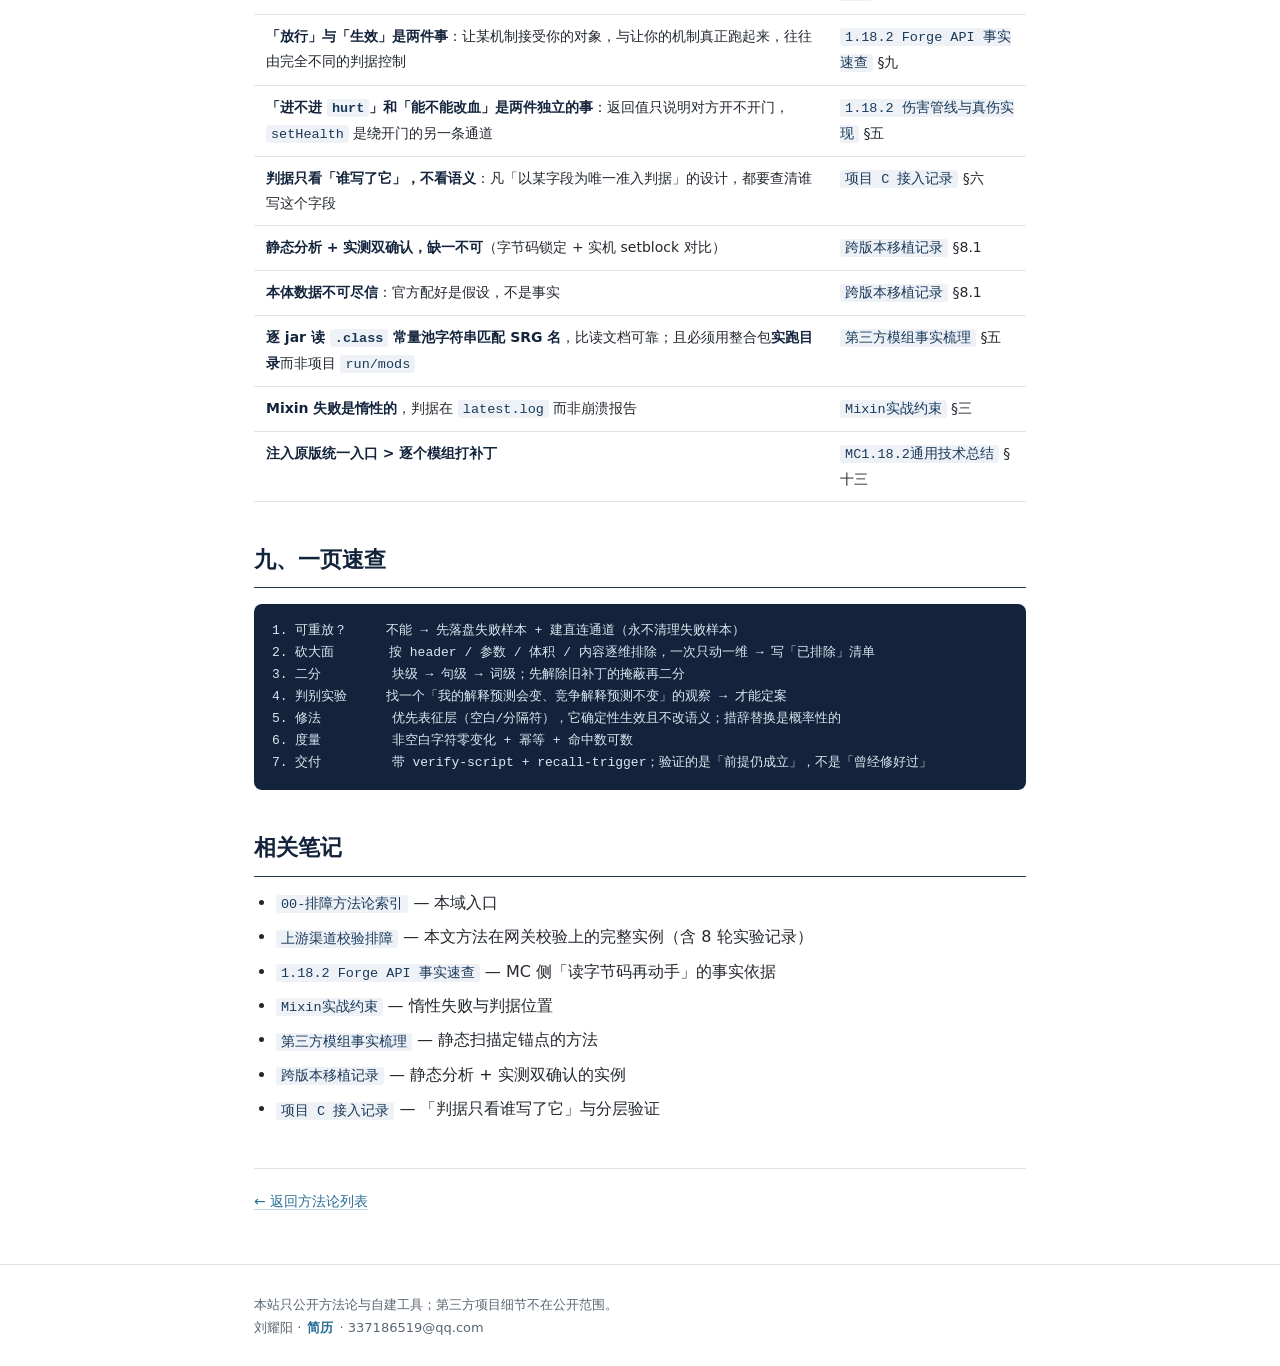
<file: notes/heihe.html>
<!DOCTYPE html>
<html lang="zh-CN">
<head>
<meta charset="utf-8">
<meta name="viewport" content="width=device-width,initial-scale=1">
<title>黑盒行为的归因与验证 · 刘耀阳</title>
<meta name="description" content="刘耀阳 · 排障方法论：把故障定位、参考实现契约提取沉淀成可复用的方法">
<link rel="stylesheet" href="../assets/style.css">
</head>
<body>
<header class="bar"><div class="wrap"><a class="brand" href="../index.html" style="border:none">刘耀阳 · 工程笔记</a><nav><a href="../index.html">首页</a><a href="../notes.html">方法论</a><a href="../resume.html">简历</a></nav></div></header>
<article><div class="wrap"><h1>黑盒行为的归因与验证</h1><div class="meta">出事之后怎么定位：从可重放样本到判别实验　·　方法论 · 公开版</div><blockquote>
<p>一句话：<strong>先让失败可重放，再一次只动一个维度地逼问，最后用「竞争解释预测相反」的判别实验定案。</strong></p>
<p>本文只写<strong>方法</strong>。具体某次排障的结论写在该问题的专题笔记里（如 <code>上游渠道校验排障</code>），
因为结论有时效性，方法没有。</p>
</blockquote>
<h2>零、证据分级（先声明，再动笔）</h2>
<p>任何一份排障记录，开头就该把证据分成三档，读者才知道哪句能信到什么程度：</p>
<table>
<thead>
<tr>
<th style="text-align: left;">档</th>
<th style="text-align: left;">含义</th>
<th style="text-align: left;">判据</th>
</tr>
</thead>
<tbody>
<tr>
<td style="text-align: left;"><strong>A · 已确证</strong></td>
<td style="text-align: left;">可复现的对照实验结果</td>
<td style="text-align: left;">有脚本、有输入、有输出，别人重跑能得同样结果</td>
</tr>
<tr>
<td style="text-align: left;"><strong>B · 机制已确证</strong></td>
<td style="text-align: left;">读过实现层（字节码 / 源码 / 日志）而非靠名字猜</td>
<td style="text-align: left;">能指出具体方法、具体字段、具体日志行</td>
</tr>
<tr>
<td style="text-align: left;"><strong>C · 未确证</strong></td>
<td style="text-align: left;">只是候选解释</td>
<td style="text-align: left;"><strong>必须标出来，并给出判别实验设计</strong></td>
</tr>
</tbody>
</table>
<p>C 档不是耻辱，隐瞒 C 档才是。<strong>在 C 档没升级到 A/B 之前不要改代码</strong> —— 改错方向的代价远高于多跑一轮实验。
<code>D:\项目 Bmod\docs\YSM渲染破坏问题分析.md</code> 是这个写法的完整实例：它 §五 留了四条候选机制全部标为未确证，
正因为没定案，所以没有直接动代码。</p>
<h2>一、前提：先把失败变成可重放的样本</h2>
<p>没有稳定复现，后面所有方法都无从谈起。三件事：</p>
<ol>
<li><strong>留存失败输入本身</strong>，不只是留「失败了」这个事实。落盘原始请求体 / 原始日志 / 原始崩溃栈。</li>
<li><strong>永不自动清理失败样本</strong>。成功样本可以只留最近 N 份，失败样本一份都不能丢。</li>
<li><strong>建一条绕过主程序的直连重放通道</strong>（直连上游 API、直接调那个方法、直接 <code>javap</code> 那个类），
   让你能任意变形输入再发一次。</li>
</ol>
<blockquote>
<p>反面实例（真踩过）：早期把请求体落在「只保留 20 份」的滚动目录里，失败体被后续成功请求冲掉，
无法重放，只能改用「把失败内容拼成 user 消息」的替代实验 —— 这一拼同时引入了双空格和 role 变化
<strong>两个额外变量</strong>，于是得出了完全错误的结论，并且这个错结论又活了 6 天。
修复方式：失败体单独落 <code>rejected/</code> 目录，<strong>永不清理</strong>。</p>
</blockquote>
<p><strong>判据</strong>：能不能用一条命令，把「昨天那次失败」原样再打一次并且再失败一次？不能，就先修这个。</p>
<h2>二、分维排除：先砍掉大面</h2>
<p>拿到可重放样本后，不要急着读内容。先按「输入被切成哪几个正交维度」逐个排除：</p>
<pre><code>header / 传输参数 / 体积与结构 / 内容本体 / 环境（凭证、域名、版本）
</code></pre>
<p>每次<strong>只动一个维度</strong>，其余保持原样。</p>
<ul>
<li>一整轮 header 对照（补官方头、去自定义头、换 UA）全放行 → header 维度出局，不用再想。</li>
<li>参数维度（<code>max_tokens</code>、<code>reasoning_effort</code>、<code>prompt_cache_key</code>、<code>stream_options</code>）逐个删改仍失败 → 出局。</li>
<li>体积维度（截断消息数、删光 tools）仍失败 → 出局。</li>
<li>最后只剩「内容本体」，而且<strong>只有把整个内容换成一个极简替身才通过</strong> —— 这就把范围锁死在内容里了。</li>
</ul>
<blockquote>
<p>这一步的价值不在找到原因，而在<strong>写出「已排除」清单</strong>。清单本身能阻止下一个人（或压缩后的自己）
重走一遍同样的弯路。专题笔记里应该有一节专门叫「已排除的维度」。</p>
</blockquote>
<h2>三、二分：从整块缩到一串字符</h2>
<p>范围锁进内容后，用二分把定位粒度一级级压下去。典型三级：</p>
<ol>
<li><strong>块级二分</strong>：内容截前 N 行/前 N 条，找「通过 / 不通过」的分界。O(log n) 次请求。</li>
<li><strong>句级二分</strong>：把分界那一行按句子拆开，逐句、逐前缀组合测。
   常见结果是<strong>需要两句共现</strong>才触发 —— 单句都放行。</li>
<li><strong>词级 / 字符级</strong>：在触发区间内做最小改动，确认锚点到底卡在哪几个字符上。</li>
</ol>
<blockquote>
<p><strong>关键技巧：先解除旧假设的掩蔽。</strong>
第二次排同一个问题时，旧补丁已经把「上次那个触发点」改掉了，于是新触发点被它盖住：
直接二分会在旧位置附近反复横跳。正确做法是<strong>先手工把旧补丁的改动还原/绕过，再做二分</strong>。
实例：10-27 那轮把第 35 行整行删掉之后再做前缀二分，分界才从「34/35」跳到「4/5」，
新的触发点才暴露出来。</p>
</blockquote>
<h2>四、判别实验：区分「字面匹配」与「语义判断」</h2>
<p>这是整套方法里最值钱的一步。二分只能告诉你「哪里敏感」，判别实验才能告诉你「对方是怎么判的」。</p>
<p><strong>通式</strong>：要证明机制 M，必须找一个「M 预测会变、而竞争解释预测不变」的观察。</p>
<p>两种竞争解释的对照设计：</p>
<table>
<thead>
<tr>
<th style="text-align: left;">想区分</th>
<th style="text-align: left;">实验 A（M 预测变）</th>
<th style="text-align: left;">实验 B（竞争解释预测不变）</th>
</tr>
</thead>
<tbody>
<tr>
<td style="text-align: left;">字面连续匹配 vs 语义近似匹配</td>
<td style="text-align: left;">在锚定区间内<strong>改空白/插字符</strong> → 若变，说明是字面</td>
<td style="text-align: left;">在锚定区间<strong>外</strong>改实词 → 若<strong>不变</strong>，说明不看语义</td>
</tr>
<tr>
<td style="text-align: left;">单点触发 vs 两句共现</td>
<td style="text-align: left;">只放句 0</td>
<td style="text-align: left;">只放句 1</td>
</tr>
<tr>
<td style="text-align: left;">位置敏感 vs 全文敏感</td>
<td style="text-align: left;">换顺序</td>
<td style="text-align: left;">移到别处</td>
</tr>
</tbody>
</table>
<blockquote>
<p>反面实例（真踩过）：第一轮只测了「改实词 → 通过」，就断言「网关在归一化空间做近似匹配」。
这个结论能解释当时全部数据，但它是<strong>过度概括</strong> —— 少做实验 B。
补上实验 B 后（把锚定区间<strong>外</strong>的一个 <code>or</code> 改成 <code>and</code>）结果<strong>仍然失败</strong>，
于是「字面连续匹配」这个更简单的解释胜出，前面那个复杂假设被推翻。</p>
<p>教训一句话：<strong>「改 A 有效」不等于「A 的语义被理解了」。</strong> 必须再测一个「不该有效却有效」的对照。</p>
</blockquote>
<h2>五、修法取舍：优先不改变语义的表征层改动</h2>
<p>定位到锚定串之后，能绕过去的方法往往有一堆。选哪个？</p>
<table>
<thead>
<tr>
<th style="text-align: left;">优先级</th>
<th style="text-align: left;">类型</th>
<th style="text-align: left;">例</th>
<th style="text-align: left;">理由</th>
</tr>
</thead>
<tbody>
<tr>
<td style="text-align: left;">高</td>
<td style="text-align: left;"><strong>表征层</strong>：空白、换行、分隔符、零宽字符</td>
<td style="text-align: left;">句号后换行；句间空格 → 换行</td>
<td style="text-align: left;">物理切断锚定串，<strong>确定性生效</strong>；且不改变提示语义</td>
</tr>
<tr>
<td style="text-align: left;">中</td>
<td style="text-align: left;">局部措辞替换</td>
<td style="text-align: left;"><code>Web GUI</code> → <code>web interface</code></td>
<td style="text-align: left;">能否绕过取决于锚定串有没有被碰到，<strong>概率性生效</strong></td>
</tr>
<tr>
<td style="text-align: left;">低</td>
<td style="text-align: left;">整段删除</td>
<td style="text-align: left;">删掉整段运行时提示</td>
<td style="text-align: left;">生效但丢信息，且上游改措辞后会再犯</td>
</tr>
</tbody>
</table>
<blockquote>
<p>反面实例：同一轮里 <code>or</code>→<code>and</code>（措辞层）<strong>没绕过</strong>，而改空白（表征层）<strong>全部绕过</strong>。
措辞改动看起来更「干净」，实际不可靠。</p>
</blockquote>
<p>表征层改动必须<strong>可度量</strong>，否则你不知道自己改了多少东西：</p>
<pre><code>原内容: 17104 字 / 106 行
改写后: 17104 字 / 193 行
非空白字符完全一致: true     幂等: true
替换命中数: 87
</code></pre>
<p>三条硬指标：<strong>非空白字符零变化</strong>（语义不变）、<strong>幂等</strong>（跑两次等于跑一次）、<strong>命中数可数</strong>（改动范围可审计）。</p>
<h2>六、结论必须自带失效判据</h2>
<p>如果结论依赖「对方现在的行为」，它一定会过期。过期不可怕，<strong>不知道它过期了才可怕</strong>。</p>
<p>每篇这类笔记的 frontmatter 必须有两个字段：</p>
<ul>
<li><code>verify-script:</code> —— 一条命令，重跑就能验证结论是否仍成立。</li>
<li><code>recall-trigger:</code> —— 什么现象出现时应该回来重跑它。</li>
</ul>
<p><strong>验证脚本要验「在用的那份代码」，不要验复制品。</strong> 做法：从真实源文件里按大括号切出函数、
拼成临时模块执行，再对真实端点打一次。这样补丁被改坏、被回退、被升级覆盖，脚本都会报出来。</p>
<p>判据要写成「<strong>基准值应该是什么</strong>」，例如「未打补丁时这一行应当是 400」——
如果某天它变成 200，说明规则已变，补丁可以删。<strong>验证通过 ≠ 结论仍有效</strong>，
要验证的是「结论的前提仍成立」。</p>
<h2>七、反模式清单（都是真踩过的）</h2>
<table>
<thead>
<tr>
<th style="text-align: left;">反模式</th>
<th style="text-align: left;">现场</th>
<th style="text-align: left;">正确做法</th>
</tr>
</thead>
<tbody>
<tr>
<td style="text-align: left;"><strong>差异当原因</strong></td>
<td style="text-align: left;">把「失败侧与正常侧只有第 3 行不同」当根因，实际那是两侧本来就跑不同模型</td>
<td style="text-align: left;">差异只是线索；要证明它，得改掉它看是否恢复</td>
</tr>
<tr>
<td style="text-align: left;"><strong>只测「改 A 有效」</strong></td>
<td style="text-align: left;">据此断言机制，6 天后被推翻</td>
<td style="text-align: left;">补一个「不该有效却有效」的对照</td>
</tr>
<tr>
<td style="text-align: left;"><strong>样本留存太少</strong></td>
<td style="text-align: left;">失败体被滚动冲掉，无法重放</td>
<td style="text-align: left;">失败样本永不清理</td>
</tr>
<tr>
<td style="text-align: left;"><strong>拼装体做实验</strong></td>
<td style="text-align: left;">拼成 user 消息，引入双空格 + role 两个变量</td>
<td style="text-align: left;">只在原始样本上做单变量变形</td>
</tr>
<tr>
<td style="text-align: left;"><strong>凭名字推行为</strong></td>
<td style="text-align: left;">「从类名反推行为」是 MC 侧两处错误的共同成因（应力网络、旋转表示）</td>
<td style="text-align: left;">反编译 / <code>javap -c</code> 核实之前，类名与字段名只能当线索</td>
</tr>
<tr>
<td style="text-align: left;"><strong>信崩溃报告的 Suspected Mods</strong></td>
<td style="text-align: left;">Mixin 失败是<strong>惰性</strong>的，首次触碰目标类才炸，报错指向无关模组</td>
<td style="text-align: left;">在 <code>latest.log</code> 里搜 <code>Mixin apply failed</code></td>
</tr>
<tr>
<td style="text-align: left;"><strong>只测一层就下结论</strong></td>
<td style="text-align: left;">「槽位搬运无类型校验」成立但「槽位 <code>mayPlace</code> 有判据」不成立</td>
<td style="text-align: left;">同一系统的不同层次判据不同，<strong>每层分别验证</strong></td>
</tr>
<tr>
<td style="text-align: left;"><strong>凭先验推测缺陷</strong></td>
<td style="text-align: left;">曾误报 4 处坐标颠倒，逐行对照后证实并不存在</td>
<td style="text-align: left;">坐标/公式类结论必须 grep 或逐行对照源码</td>
</tr>
<tr>
<td style="text-align: left;"><strong>把未触发的隐患当根因</strong></td>
<td style="text-align: left;">某处缺 <code>try/finally</code> 是真实字节码事实，但本次并未触发</td>
<td style="text-align: left;">明确写「本次未触发，不是根因」</td>
</tr>
</tbody>
</table>
<h2>八、MC 侧的同类结论（可直接引用）</h2>
<table>
<thead>
<tr>
<th style="text-align: left;">结论</th>
<th style="text-align: left;">出处</th>
</tr>
</thead>
<tbody>
<tr>
<td style="text-align: left;"><strong>写代码前先 <code>javap -c</code> 读字节码，不凭方法名推测行为</strong> —— 本篇所有反直觉结论都来自字节码，且几乎每条都与第一直觉相反</td>
<td style="text-align: left;"><code>1.18.2 Forge API 事实速查</code> §九</td>
</tr>
<tr>
<td style="text-align: left;"><strong>「放行」与「生效」是两件事</strong>：让某机制接受你的对象，与让你的机制真正跑起来，往往由完全不同的判据控制</td>
<td style="text-align: left;"><code>1.18.2 Forge API 事实速查</code> §九</td>
</tr>
<tr>
<td style="text-align: left;"><strong>「进不进 <code>hurt</code>」和「能不能改血」是两件独立的事</strong>：返回值只说明对方开不开门，<code>setHealth</code> 是绕开门的另一条通道</td>
<td style="text-align: left;"><code>1.18.2 伤害管线与真伤实现</code> §五</td>
</tr>
<tr>
<td style="text-align: left;"><strong>判据只看「谁写了它」，不看语义</strong>：凡「以某字段为唯一准入判据」的设计，都要查清谁写这个字段</td>
<td style="text-align: left;"><code>项目 C 接入记录</code> §六</td>
</tr>
<tr>
<td style="text-align: left;"><strong>静态分析 + 实测双确认，缺一不可</strong>（字节码锁定 + 实机 setblock 对比）</td>
<td style="text-align: left;"><code>跨版本移植记录</code> §8.1</td>
</tr>
<tr>
<td style="text-align: left;"><strong>本体数据不可尽信</strong>：官方配好是假设，不是事实</td>
<td style="text-align: left;"><code>跨版本移植记录</code> §8.1</td>
</tr>
<tr>
<td style="text-align: left;"><strong>逐 jar 读 <code>.class</code> 常量池字符串匹配 SRG 名</strong>，比读文档可靠；且必须用整合包<strong>实跑目录</strong>而非项目 <code>run/mods</code></td>
<td style="text-align: left;"><code>第三方模组事实梳理</code> §五</td>
</tr>
<tr>
<td style="text-align: left;"><strong>Mixin 失败是惰性的</strong>，判据在 <code>latest.log</code> 而非崩溃报告</td>
<td style="text-align: left;"><code>Mixin实战约束</code> §三</td>
</tr>
<tr>
<td style="text-align: left;"><strong>注入原版统一入口 &gt; 逐个模组打补丁</strong></td>
<td style="text-align: left;"><code>MC1.18.2通用技术总结</code> §十三</td>
</tr>
</tbody>
</table>
<h2>九、一页速查</h2>
<pre><code>1. 可重放？     不能 → 先落盘失败样本 + 建直连通道（永不清理失败样本）
2. 砍大面       按 header / 参数 / 体积 / 内容逐维排除，一次只动一维 → 写「已排除」清单
3. 二分         块级 → 句级 → 词级；先解除旧补丁的掩蔽再二分
4. 判别实验     找一个「我的解释预测会变、竞争解释预测不变」的观察 → 才能定案
5. 修法         优先表征层（空白/分隔符），它确定性生效且不改语义；措辞替换是概率性的
6. 度量         非空白字符零变化 + 幂等 + 命中数可数
7. 交付         带 verify-script + recall-trigger；验证的是「前提仍成立」，不是「曾经修好过」
</code></pre>
<h2>相关笔记</h2>
<ul>
<li><code>00-排障方法论索引</code> — 本域入口</li>
<li><code>上游渠道校验排障</code> — 本文方法在网关校验上的完整实例（含 8 轮实验记录）</li>
<li><code>1.18.2 Forge API 事实速查</code> — MC 侧「读字节码再动手」的事实依据</li>
<li><code>Mixin实战约束</code> — 惰性失败与判据位置</li>
<li><code>第三方模组事实梳理</code> — 静态扫描定锚点的方法</li>
<li><code>跨版本移植记录</code> — 静态分析 + 实测双确认的实例</li>
<li><code>项目 C 接入记录</code> — 「判据只看谁写了它」与分层验证</li>
</ul><div class="backlink"><a href="../notes.html">← 返回方法论列表</a></div></div></article>
<footer><div class="wrap">本站只公开方法论与自建工具；第三方项目细节不在公开范围。<br>刘耀阳 · <a class="rl" href="../resume.html">简历</a> · 337186519@qq.com</div></footer>
</body>
</html>
</file>
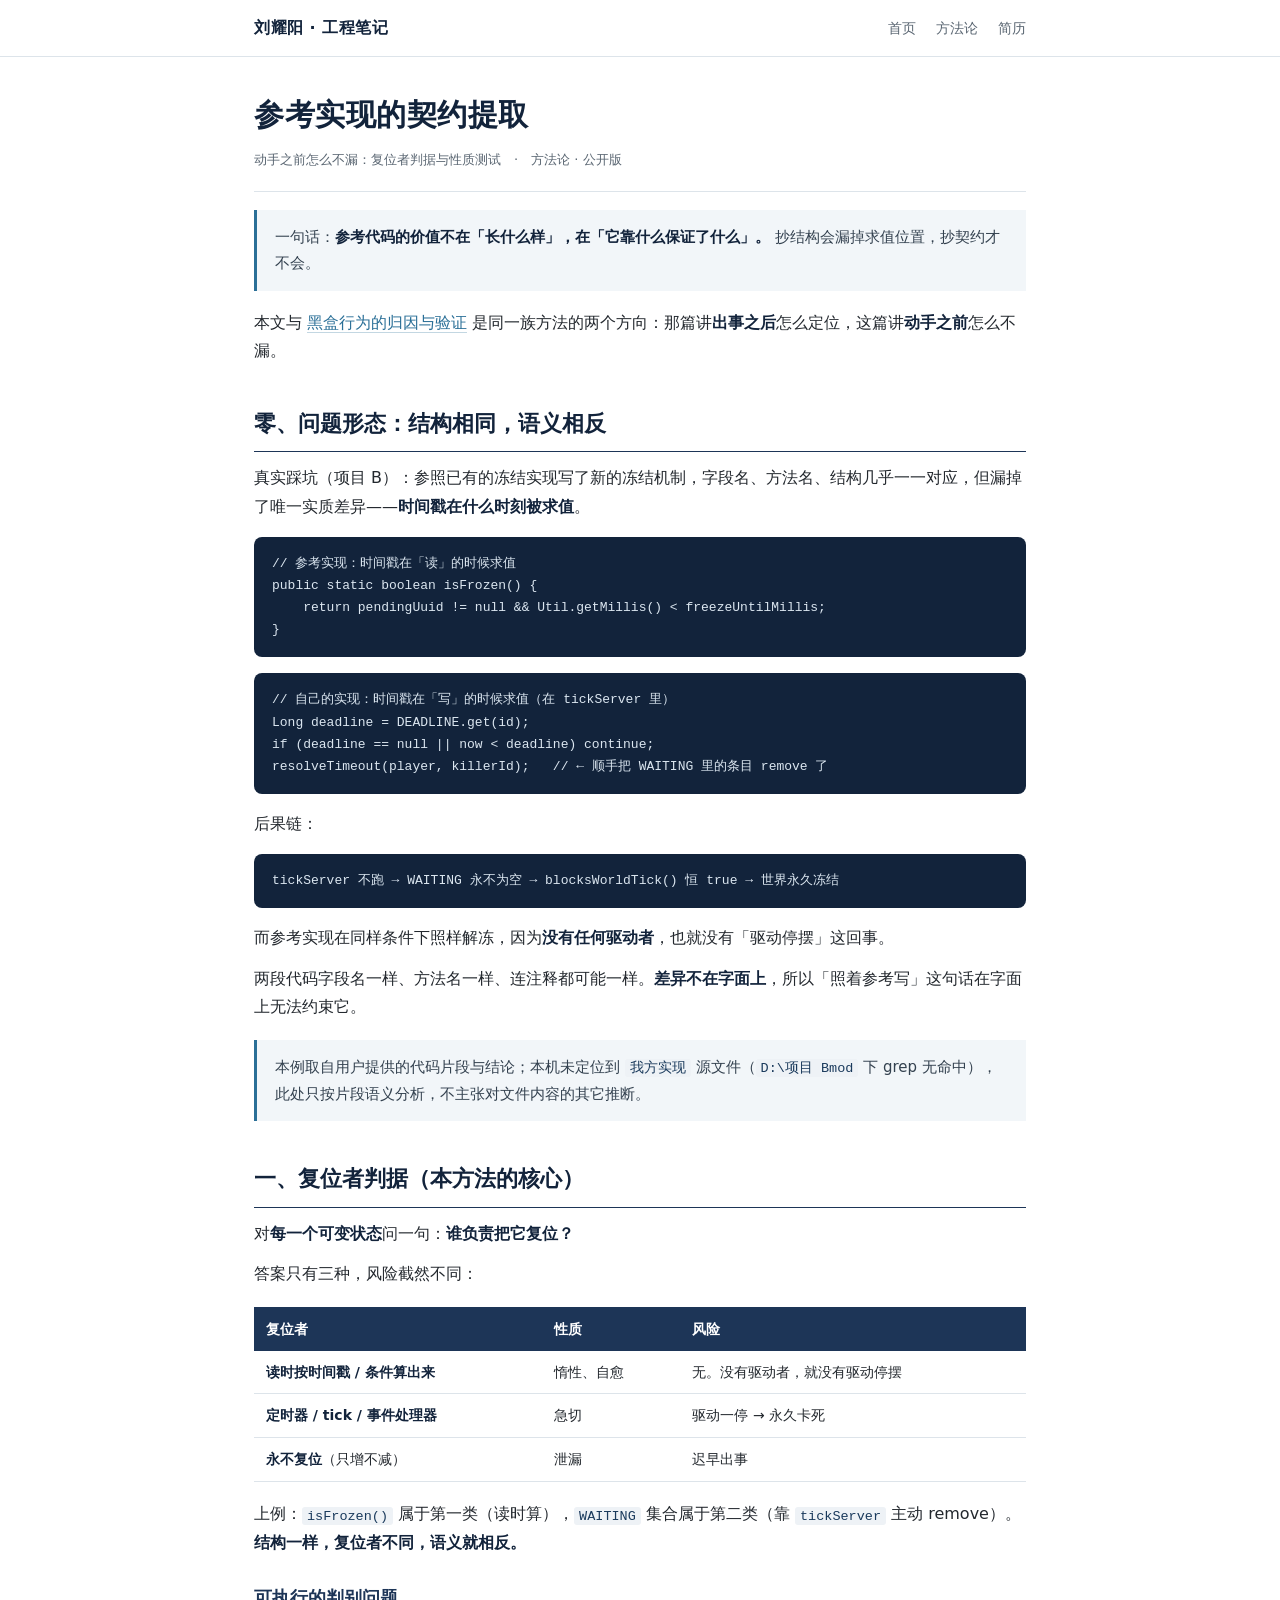
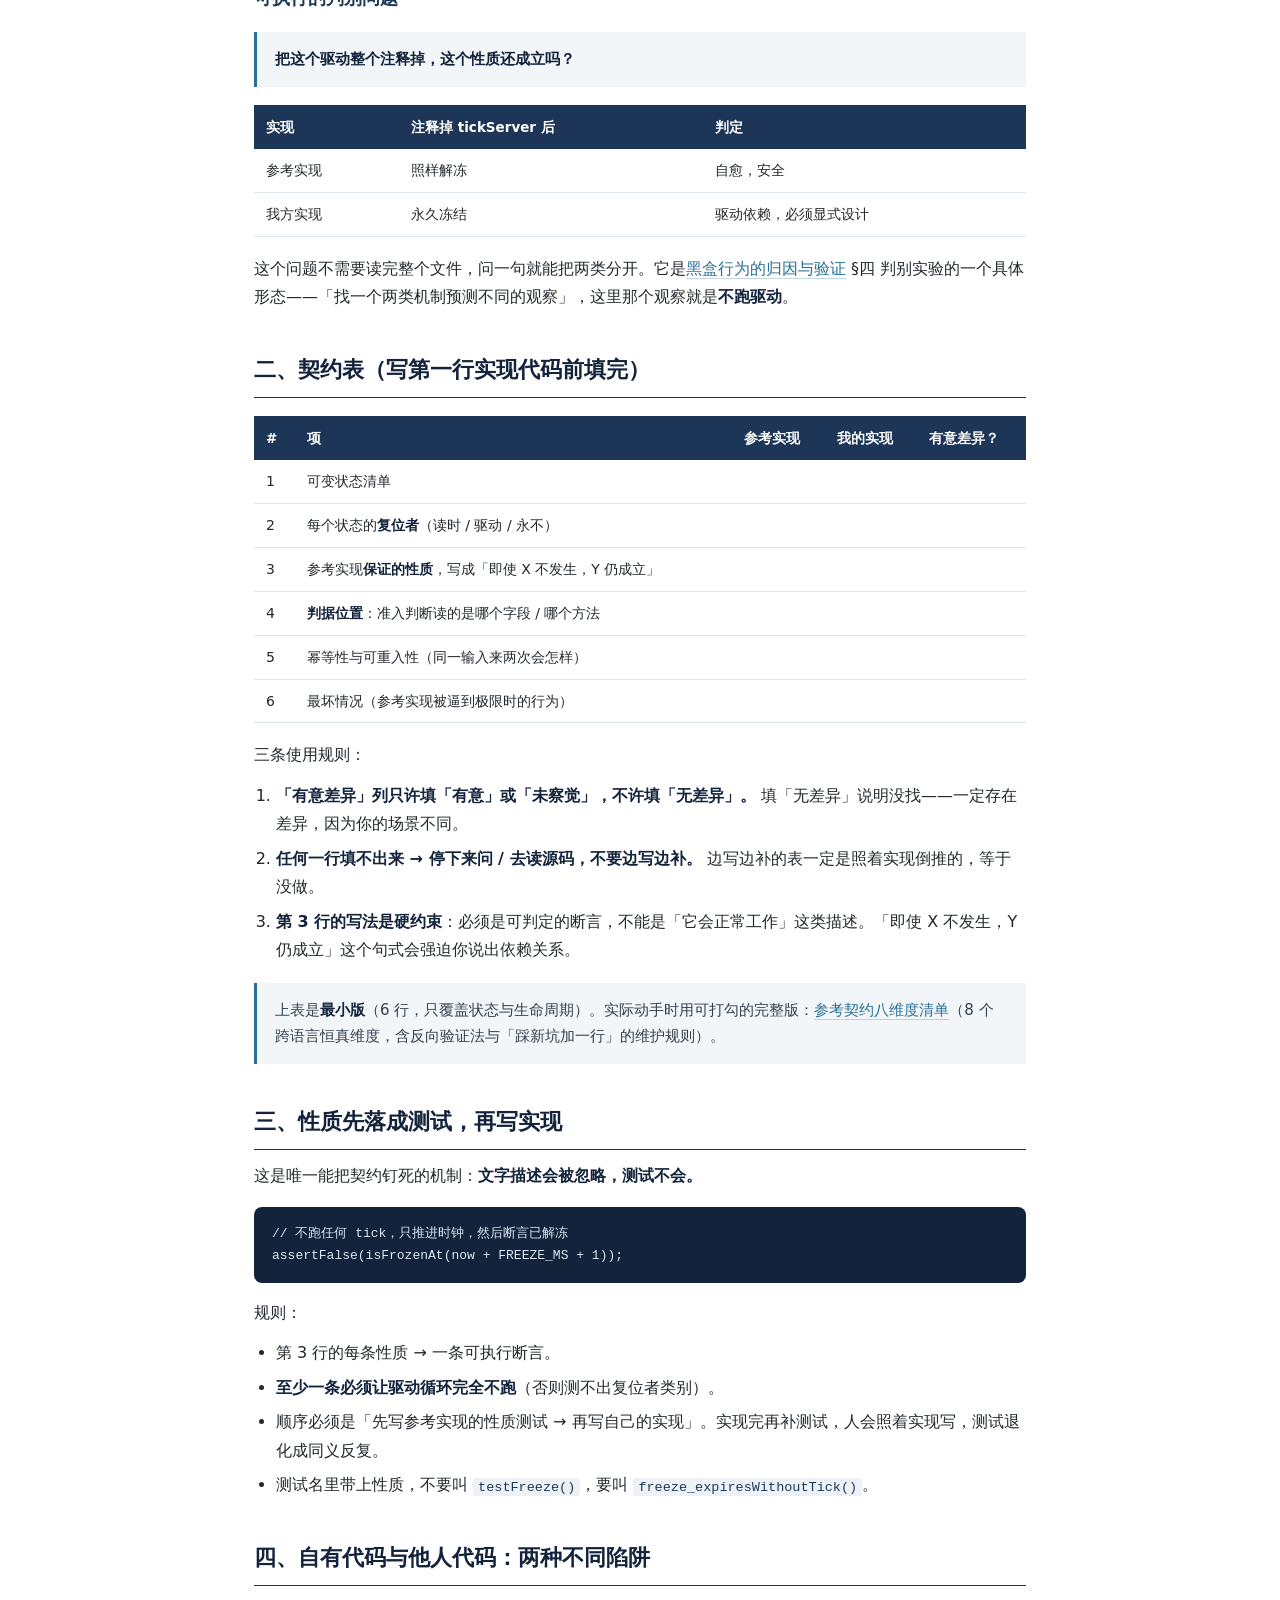
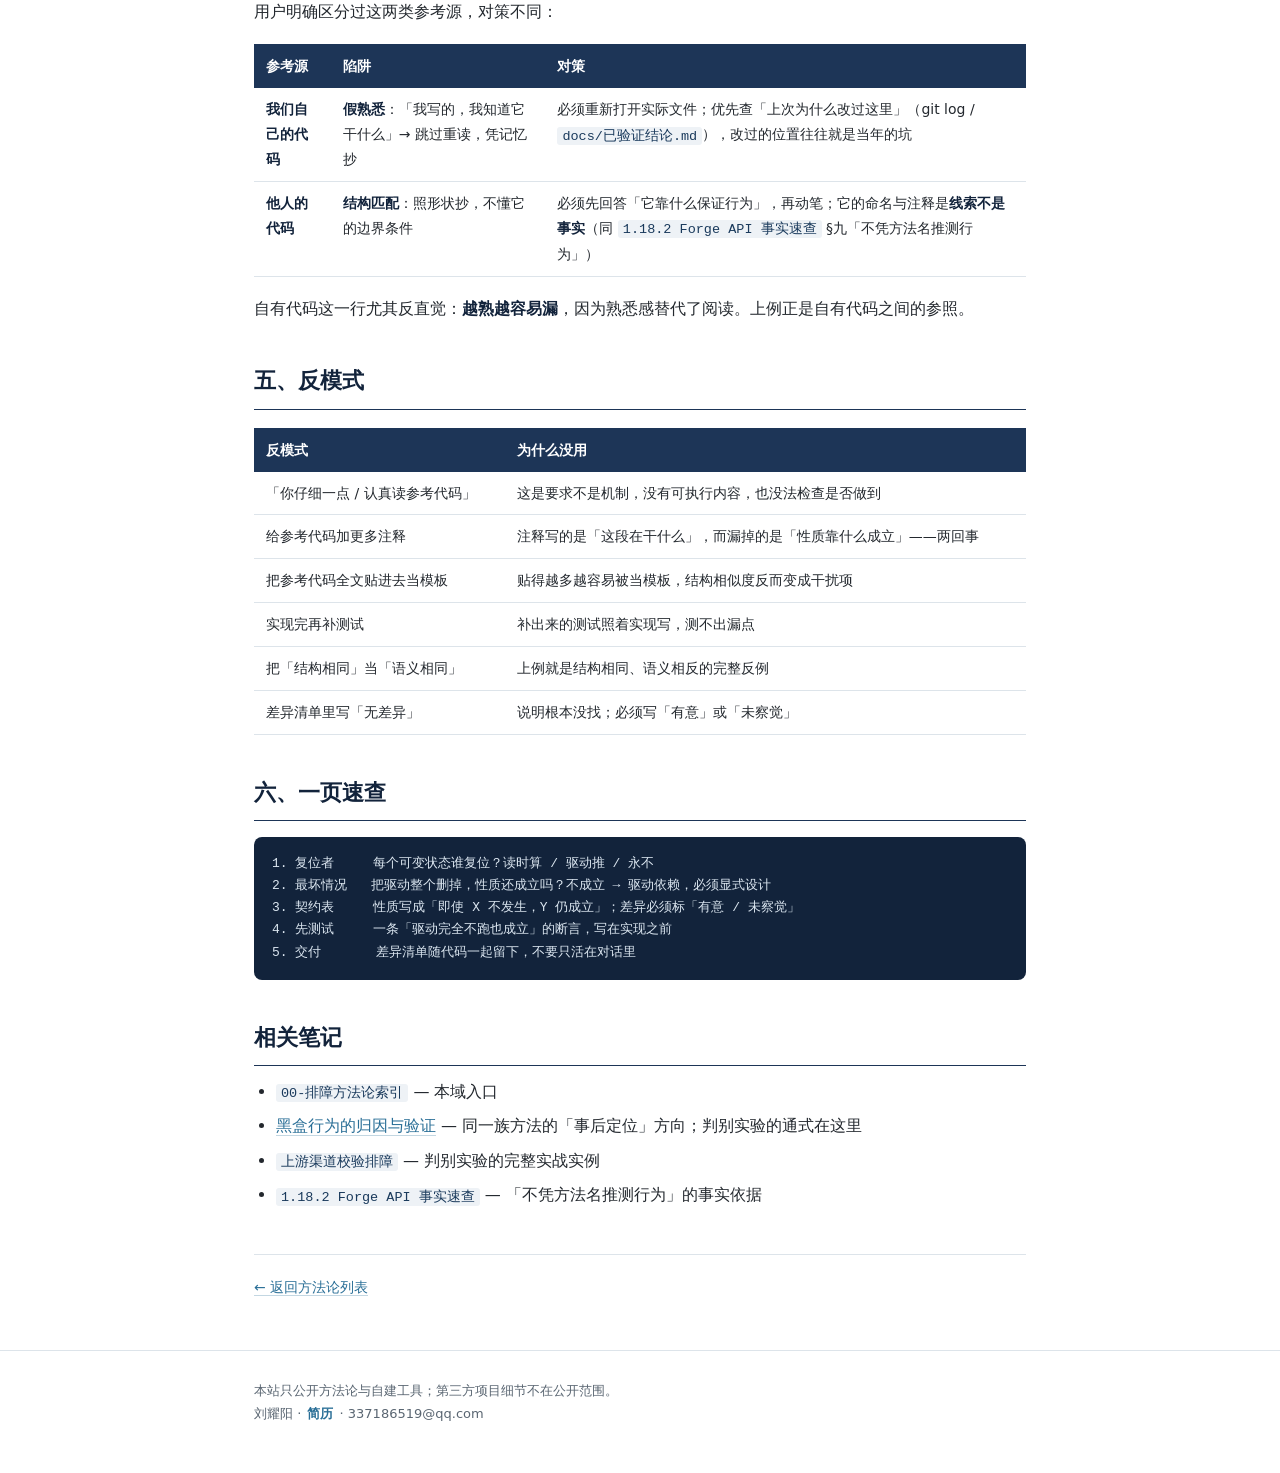
<file: notes/qiyue.html>
<!DOCTYPE html>
<html lang="zh-CN">
<head>
<meta charset="utf-8">
<meta name="viewport" content="width=device-width,initial-scale=1">
<title>参考实现的契约提取 · 刘耀阳</title>
<meta name="description" content="刘耀阳 · 排障方法论：把故障定位、参考实现契约提取沉淀成可复用的方法">
<link rel="stylesheet" href="../assets/style.css">
</head>
<body>
<header class="bar"><div class="wrap"><a class="brand" href="../index.html" style="border:none">刘耀阳 · 工程笔记</a><nav><a href="../index.html">首页</a><a href="../notes.html">方法论</a><a href="../resume.html">简历</a></nav></div></header>
<article><div class="wrap"><h1>参考实现的契约提取</h1><div class="meta">动手之前怎么不漏：复位者判据与性质测试　·　方法论 · 公开版</div><blockquote>
<p>一句话：<strong>参考代码的价值不在「长什么样」，在「它靠什么保证了什么」。</strong>
抄结构会漏掉求值位置，抄契约才不会。</p>
</blockquote>
<p>本文与 <a href="heihe.html">黑盒行为的归因与验证</a> 是同一族方法的两个方向：那篇讲<strong>出事之后</strong>怎么定位，这篇讲<strong>动手之前</strong>怎么不漏。</p>
<h2>零、问题形态：结构相同，语义相反</h2>
<p>真实踩坑（项目 B）：参照已有的冻结实现写了新的冻结机制，字段名、方法名、结构几乎一一对应，但漏掉了唯一实质差异——<strong>时间戳在什么时刻被求值</strong>。</p>
<pre><code class="language-java">// 参考实现：时间戳在「读」的时候求值
public static boolean isFrozen() {
    return pendingUuid != null &amp;&amp; Util.getMillis() &lt; freezeUntilMillis;
}
</code></pre>
<pre><code class="language-java">// 自己的实现：时间戳在「写」的时候求值（在 tickServer 里）
Long deadline = DEADLINE.get(id);
if (deadline == null || now &lt; deadline) continue;
resolveTimeout(player, killerId);   // ← 顺手把 WAITING 里的条目 remove 了
</code></pre>
<p>后果链：</p>
<pre><code>tickServer 不跑 → WAITING 永不为空 → blocksWorldTick() 恒 true → 世界永久冻结
</code></pre>
<p>而参考实现在同样条件下照样解冻，因为<strong>没有任何驱动者</strong>，也就没有「驱动停摆」这回事。</p>
<p>两段代码字段名一样、方法名一样、连注释都可能一样。<strong>差异不在字面上</strong>，所以「照着参考写」这句话在字面上无法约束它。</p>
<blockquote>
<p>本例取自用户提供的代码片段与结论；本机未定位到 <code>我方实现</code> 源文件（<code>D:\项目 Bmod</code> 下 grep 无命中），此处只按片段语义分析，不主张对文件内容的其它推断。</p>
</blockquote>
<h2>一、复位者判据（本方法的核心）</h2>
<p>对<strong>每一个可变状态</strong>问一句：<strong>谁负责把它复位？</strong></p>
<p>答案只有三种，风险截然不同：</p>
<table>
<thead>
<tr>
<th style="text-align: left;">复位者</th>
<th style="text-align: left;">性质</th>
<th style="text-align: left;">风险</th>
</tr>
</thead>
<tbody>
<tr>
<td style="text-align: left;"><strong>读时按时间戳 / 条件算出来</strong></td>
<td style="text-align: left;">惰性、自愈</td>
<td style="text-align: left;">无。没有驱动者，就没有驱动停摆</td>
</tr>
<tr>
<td style="text-align: left;"><strong>定时器 / tick / 事件处理器</strong></td>
<td style="text-align: left;">急切</td>
<td style="text-align: left;">驱动一停 → 永久卡死</td>
</tr>
<tr>
<td style="text-align: left;"><strong>永不复位</strong>（只增不减）</td>
<td style="text-align: left;">泄漏</td>
<td style="text-align: left;">迟早出事</td>
</tr>
</tbody>
</table>
<p>上例：<code>isFrozen()</code> 属于第一类（读时算），<code>WAITING</code> 集合属于第二类（靠 <code>tickServer</code> 主动 remove）。<strong>结构一样，复位者不同，语义就相反。</strong></p>
<h3>可执行的判别问题</h3>
<blockquote>
<p><strong>把这个驱动整个注释掉，这个性质还成立吗？</strong></p>
</blockquote>
<table>
<thead>
<tr>
<th style="text-align: left;">实现</th>
<th style="text-align: left;">注释掉 tickServer 后</th>
<th style="text-align: left;">判定</th>
</tr>
</thead>
<tbody>
<tr>
<td style="text-align: left;">参考实现</td>
<td style="text-align: left;">照样解冻</td>
<td style="text-align: left;">自愈，安全</td>
</tr>
<tr>
<td style="text-align: left;">我方实现</td>
<td style="text-align: left;">永久冻结</td>
<td style="text-align: left;">驱动依赖，必须显式设计</td>
</tr>
</tbody>
</table>
<p>这个问题不需要读完整个文件，问一句就能把两类分开。它是<a href="heihe.html">黑盒行为的归因与验证</a> §四 判别实验的一个具体形态——「找一个两类机制预测不同的观察」，这里那个观察就是<strong>不跑驱动</strong>。</p>
<h2>二、契约表（写第一行实现代码前填完）</h2>
<table>
<thead>
<tr>
<th style="text-align: left;">#</th>
<th style="text-align: left;">项</th>
<th style="text-align: left;">参考实现</th>
<th style="text-align: left;">我的实现</th>
<th style="text-align: left;">有意差异？</th>
</tr>
</thead>
<tbody>
<tr>
<td style="text-align: left;">1</td>
<td style="text-align: left;">可变状态清单</td>
<td style="text-align: left;"></td>
<td style="text-align: left;"></td>
<td style="text-align: left;"></td>
</tr>
<tr>
<td style="text-align: left;">2</td>
<td style="text-align: left;">每个状态的<strong>复位者</strong>（读时 / 驱动 / 永不）</td>
<td style="text-align: left;"></td>
<td style="text-align: left;"></td>
<td style="text-align: left;"></td>
</tr>
<tr>
<td style="text-align: left;">3</td>
<td style="text-align: left;">参考实现<strong>保证的性质</strong>，写成「即使 X 不发生，Y 仍成立」</td>
<td style="text-align: left;"></td>
<td style="text-align: left;"></td>
<td style="text-align: left;"></td>
</tr>
<tr>
<td style="text-align: left;">4</td>
<td style="text-align: left;"><strong>判据位置</strong>：准入判断读的是哪个字段 / 哪个方法</td>
<td style="text-align: left;"></td>
<td style="text-align: left;"></td>
<td style="text-align: left;"></td>
</tr>
<tr>
<td style="text-align: left;">5</td>
<td style="text-align: left;">幂等性与可重入性（同一输入来两次会怎样）</td>
<td style="text-align: left;"></td>
<td style="text-align: left;"></td>
<td style="text-align: left;"></td>
</tr>
<tr>
<td style="text-align: left;">6</td>
<td style="text-align: left;">最坏情况（参考实现被逼到极限时的行为）</td>
<td style="text-align: left;"></td>
<td style="text-align: left;"></td>
<td style="text-align: left;"></td>
</tr>
</tbody>
</table>
<p>三条使用规则：</p>
<ol>
<li><strong>「有意差异」列只许填「有意」或「未察觉」，不许填「无差异」。</strong> 填「无差异」说明没找——一定存在差异，因为你的场景不同。</li>
<li><strong>任何一行填不出来 → 停下来问 / 去读源码，不要边写边补。</strong> 边写边补的表一定是照着实现倒推的，等于没做。</li>
<li><strong>第 3 行的写法是硬约束</strong>：必须是可判定的断言，不能是「它会正常工作」这类描述。「即使 X 不发生，Y 仍成立」这个句式会强迫你说出依赖关系。</li>
</ol>
<blockquote>
<p>上表是<strong>最小版</strong>（6 行，只覆盖状态与生命周期）。实际动手时用可打勾的完整版：<a href="badu.html">参考契约八维度清单</a>（8 个跨语言恒真维度，含反向验证法与「踩新坑加一行」的维护规则）。</p>
</blockquote>
<h2>三、性质先落成测试，再写实现</h2>
<p>这是唯一能把契约钉死的机制：<strong>文字描述会被忽略，测试不会。</strong></p>
<pre><code class="language-java">// 不跑任何 tick，只推进时钟，然后断言已解冻
assertFalse(isFrozenAt(now + FREEZE_MS + 1));
</code></pre>
<p>规则：</p>
<ul>
<li>第 3 行的每条性质 → 一条可执行断言。</li>
<li><strong>至少一条必须让驱动循环完全不跑</strong>（否则测不出复位者类别）。</li>
<li>顺序必须是「先写参考实现的性质测试 → 再写自己的实现」。实现完再补测试，人会照着实现写，测试退化成同义反复。</li>
<li>测试名里带上性质，不要叫 <code>testFreeze()</code>，要叫 <code>freeze_expiresWithoutTick()</code>。</li>
</ul>
<h2>四、自有代码与他人代码：两种不同陷阱</h2>
<p>用户明确区分过这两类参考源，对策不同：</p>
<table>
<thead>
<tr>
<th style="text-align: left;">参考源</th>
<th style="text-align: left;">陷阱</th>
<th style="text-align: left;">对策</th>
</tr>
</thead>
<tbody>
<tr>
<td style="text-align: left;"><strong>我们自己的代码</strong></td>
<td style="text-align: left;"><strong>假熟悉</strong>：「我写的，我知道它干什么」→ 跳过重读，凭记忆抄</td>
<td style="text-align: left;">必须重新打开实际文件；优先查「上次为什么改过这里」（git log / <code>docs/已验证结论.md</code>），改过的位置往往就是当年的坑</td>
</tr>
<tr>
<td style="text-align: left;"><strong>他人的代码</strong></td>
<td style="text-align: left;"><strong>结构匹配</strong>：照形状抄，不懂它的边界条件</td>
<td style="text-align: left;">必须先回答「它靠什么保证行为」，再动笔；它的命名与注释是<strong>线索不是事实</strong>（同 <code>1.18.2 Forge API 事实速查</code> §九「不凭方法名推测行为」）</td>
</tr>
</tbody>
</table>
<p>自有代码这一行尤其反直觉：<strong>越熟越容易漏</strong>，因为熟悉感替代了阅读。上例正是自有代码之间的参照。</p>
<h2>五、反模式</h2>
<table>
<thead>
<tr>
<th style="text-align: left;">反模式</th>
<th style="text-align: left;">为什么没用</th>
</tr>
</thead>
<tbody>
<tr>
<td style="text-align: left;">「你仔细一点 / 认真读参考代码」</td>
<td style="text-align: left;">这是要求不是机制，没有可执行内容，也没法检查是否做到</td>
</tr>
<tr>
<td style="text-align: left;">给参考代码加更多注释</td>
<td style="text-align: left;">注释写的是「这段在干什么」，而漏掉的是「性质靠什么成立」——两回事</td>
</tr>
<tr>
<td style="text-align: left;">把参考代码全文贴进去当模板</td>
<td style="text-align: left;">贴得越多越容易被当模板，结构相似度反而变成干扰项</td>
</tr>
<tr>
<td style="text-align: left;">实现完再补测试</td>
<td style="text-align: left;">补出来的测试照着实现写，测不出漏点</td>
</tr>
<tr>
<td style="text-align: left;">把「结构相同」当「语义相同」</td>
<td style="text-align: left;">上例就是结构相同、语义相反的完整反例</td>
</tr>
<tr>
<td style="text-align: left;">差异清单里写「无差异」</td>
<td style="text-align: left;">说明根本没找；必须写「有意」或「未察觉」</td>
</tr>
</tbody>
</table>
<h2>六、一页速查</h2>
<pre><code>1. 复位者     每个可变状态谁复位？读时算 / 驱动推 / 永不
2. 最坏情况   把驱动整个删掉，性质还成立吗？不成立 → 驱动依赖，必须显式设计
3. 契约表     性质写成「即使 X 不发生，Y 仍成立」；差异必须标「有意 / 未察觉」
4. 先测试     一条「驱动完全不跑也成立」的断言，写在实现之前
5. 交付       差异清单随代码一起留下，不要只活在对话里
</code></pre>
<h2>相关笔记</h2>
<ul>
<li><code>00-排障方法论索引</code> — 本域入口</li>
<li><a href="heihe.html">黑盒行为的归因与验证</a> — 同一族方法的「事后定位」方向；判别实验的通式在这里</li>
<li><code>上游渠道校验排障</code> — 判别实验的完整实战实例</li>
<li><code>1.18.2 Forge API 事实速查</code> — 「不凭方法名推测行为」的事实依据</li>
</ul><div class="backlink"><a href="../notes.html">← 返回方法论列表</a></div></div></article>
<footer><div class="wrap">本站只公开方法论与自建工具；第三方项目细节不在公开范围。<br>刘耀阳 · <a class="rl" href="../resume.html">简历</a> · 337186519@qq.com</div></footer>
</body>
</html>
</file>
<file: assets/style.css>
:root{--ink:#12233b;--body:#23282e;--dim:#5a6672;--line:#dde4ea;--blue:#1d3557;--mid:#2a6f97;--soft:#61a5c2;--wash:#f2f6f9}
*{margin:0;padding:0;box-sizing:border-box}
html{-webkit-text-size-adjust:100%}
body{font-family:"Microsoft YaHei","PingFang SC","Hiragino Sans GB",system-ui,sans-serif;color:var(--body);background:#fff;font-size:16px;line-height:1.78}
a{color:var(--mid);text-decoration:none;border-bottom:1px solid rgba(42,111,151,.28)}
a:hover{border-bottom-color:var(--mid)}
.wrap{max-width:820px;margin:0 auto;padding:0 24px}
header.bar{position:sticky;top:0;z-index:9;background:rgba(255,255,255,.94);backdrop-filter:blur(8px);border-bottom:1px solid var(--line)}
header.bar .wrap{display:flex;align-items:center;justify-content:space-between;height:56px}
header.bar .brand{font-weight:700;color:var(--ink);letter-spacing:.5px}
header.bar nav a{font-size:14px;color:var(--dim);margin-left:20px;border:none}
header.bar nav a:hover{color:var(--mid)}
.hero{padding:64px 0 40px;border-top:4.5px solid;border-image:linear-gradient(90deg,#1d3557,#2a6f97 55%,#61a5c2) 1}
.hero h1{font-size:34px;line-height:1.25;color:var(--ink);letter-spacing:1px}
.hero .sub{margin-top:14px;font-size:17px;color:var(--dim);max-width:640px}
.hero .who{margin-top:26px;font-size:14px;color:var(--dim)}
.hero .who b{color:var(--body);font-weight:600}
section{padding:34px 0}
h2.sec{font-size:13px;letter-spacing:2px;color:var(--mid);font-weight:700;text-transform:uppercase;margin-bottom:6px}
h2.sec + .lead{color:var(--dim);font-size:15px;margin-bottom:26px}
.cards{display:grid;gap:16px}
.card{display:block;padding:22px 24px;border:1px solid var(--line);border-radius:10px;background:#fff;transition:.18s;border-bottom-width:1px}
.card:hover{border-color:var(--soft);box-shadow:0 4px 18px rgba(18,35,59,.07);transform:translateY(-2px)}
.card .tag{font-size:11px;letter-spacing:1.4px;color:var(--soft);font-weight:700}
.card h3{font-size:19px;color:var(--ink);margin:8px 0 8px;line-height:1.45}
.card p{font-size:14.5px;color:var(--dim);line-height:1.7}
.card .more{margin-top:12px;font-size:13px;color:var(--mid);font-weight:600}
.searchbox{position:relative;margin-bottom:18px}
.searchbox input{width:100%;padding:15px 46px 15px 18px;font-size:15px;font-family:inherit;color:var(--body);border:1px solid var(--line);border-radius:10px;background:var(--wash);outline:none;transition:.18s}
.searchbox input:focus{background:#fff;border-color:var(--soft);box-shadow:0 0 0 3px rgba(97,165,194,.15)}
.searchbox .ico{position:absolute;right:16px;top:50%;transform:translateY(-50%);color:var(--soft)}
.hits{font-size:13px;color:var(--dim);min-height:20px;margin-bottom:10px}
.hit{display:block;padding:14px 16px;border:1px solid var(--line);border-radius:8px;margin-bottom:10px}
.hit:hover{border-color:var(--soft)}
.hit .t{font-size:15px;font-weight:700;color:var(--ink)}
.hit .s{font-size:13.5px;color:var(--dim);margin-top:4px;line-height:1.65}
.hit em{font-style:normal;background:#fff3c4;padding:0 2px;border-radius:2px}
.pipe{margin:8px 0 0}
.stats{display:grid;grid-template-columns:repeat(4,1fr);gap:14px;margin-top:6px}
.stat{padding:16px 14px;background:var(--wash);border-radius:8px;text-align:center}
.stat .n{font-size:22px;font-weight:700;color:var(--blue);font-variant-numeric:tabular-nums}
.stat .l{font-size:12px;color:var(--dim);margin-top:4px}
footer{border-top:1px solid var(--line);margin-top:30px;padding:28px 0 50px;font-size:13px;color:var(--dim)}
footer a{border:none}
article{padding:38px 0 20px}
article h1{font-size:30px;color:var(--ink);line-height:1.35;letter-spacing:.5px}
article .meta{margin-top:12px;font-size:13px;color:var(--dim);padding-bottom:20px;border-bottom:1px solid var(--line)}
article h2{font-size:22px;color:var(--ink);margin:38px 0 12px;padding-bottom:8px;border-bottom:1.5px solid var(--blue)}
article h3{font-size:17.5px;color:var(--blue);margin:26px 0 8px}
article p{margin:12px 0}
article ul,article ol{margin:12px 0 12px 22px}
article li{margin:6px 0}
article blockquote{margin:18px 0;padding:14px 18px;background:var(--wash);border-left:3px solid var(--mid);color:#33414f;font-size:15px}
article blockquote p{margin:0}
article code{font-family:"Cascadia Mono",Consolas,monospace;font-size:13.5px;background:#eef2f6;padding:1.5px 5px;border-radius:3px;color:#1a3a5c}
article pre{background:#12233b;color:#dbe6f0;padding:16px 18px;border-radius:8px;overflow-x:auto;margin:16px 0;font-size:13px;line-height:1.7}
article pre code{background:none;color:inherit;padding:0;font-size:13px}
article table{width:100%;border-collapse:collapse;margin:18px 0;font-size:14px}
article th{background:var(--blue);color:#fff;font-weight:600;padding:10px 12px;text-align:left;font-size:13.5px}
article td{padding:9px 12px;border-bottom:1px solid var(--line);vertical-align:top}
article tr:hover td{background:#fafcfe}
article strong{color:var(--ink)}
.backlink{margin-top:44px;padding-top:20px;border-top:1px solid var(--line);font-size:14px}
@media(max-width:640px){
 .hero h1{font-size:26px}.stats{grid-template-columns:repeat(2,1fr)}
 .wrap{padding:0 18px}article h1{font-size:24px}article,table{font-size:14px}
 article table{display:block;overflow-x:auto;white-space:nowrap}
}
@media print{header.bar,.searchbox,.backlink{display:none}body{font-size:11pt}}

/* ============ 页脚「简历」回链 ============ */
footer a.rl{color:var(--mid);font-weight:600;border:none;margin:0 2px}
footer a.rl:hover{color:var(--blue);text-decoration:underline}
/* ============ 窄屏导航：三项链接不挤压品牌 ============ */
@media(max-width:560px){
  header.bar nav a{font-size:13px;margin-left:11px}
  header.bar .brand{font-size:14px}
  header.bar .wrap{height:52px}
}
@media(max-width:400px){
  header.bar nav a{font-size:12.5px;margin-left:8px}
  header.bar .brand{font-size:13px;letter-spacing:0}
}
</file>
